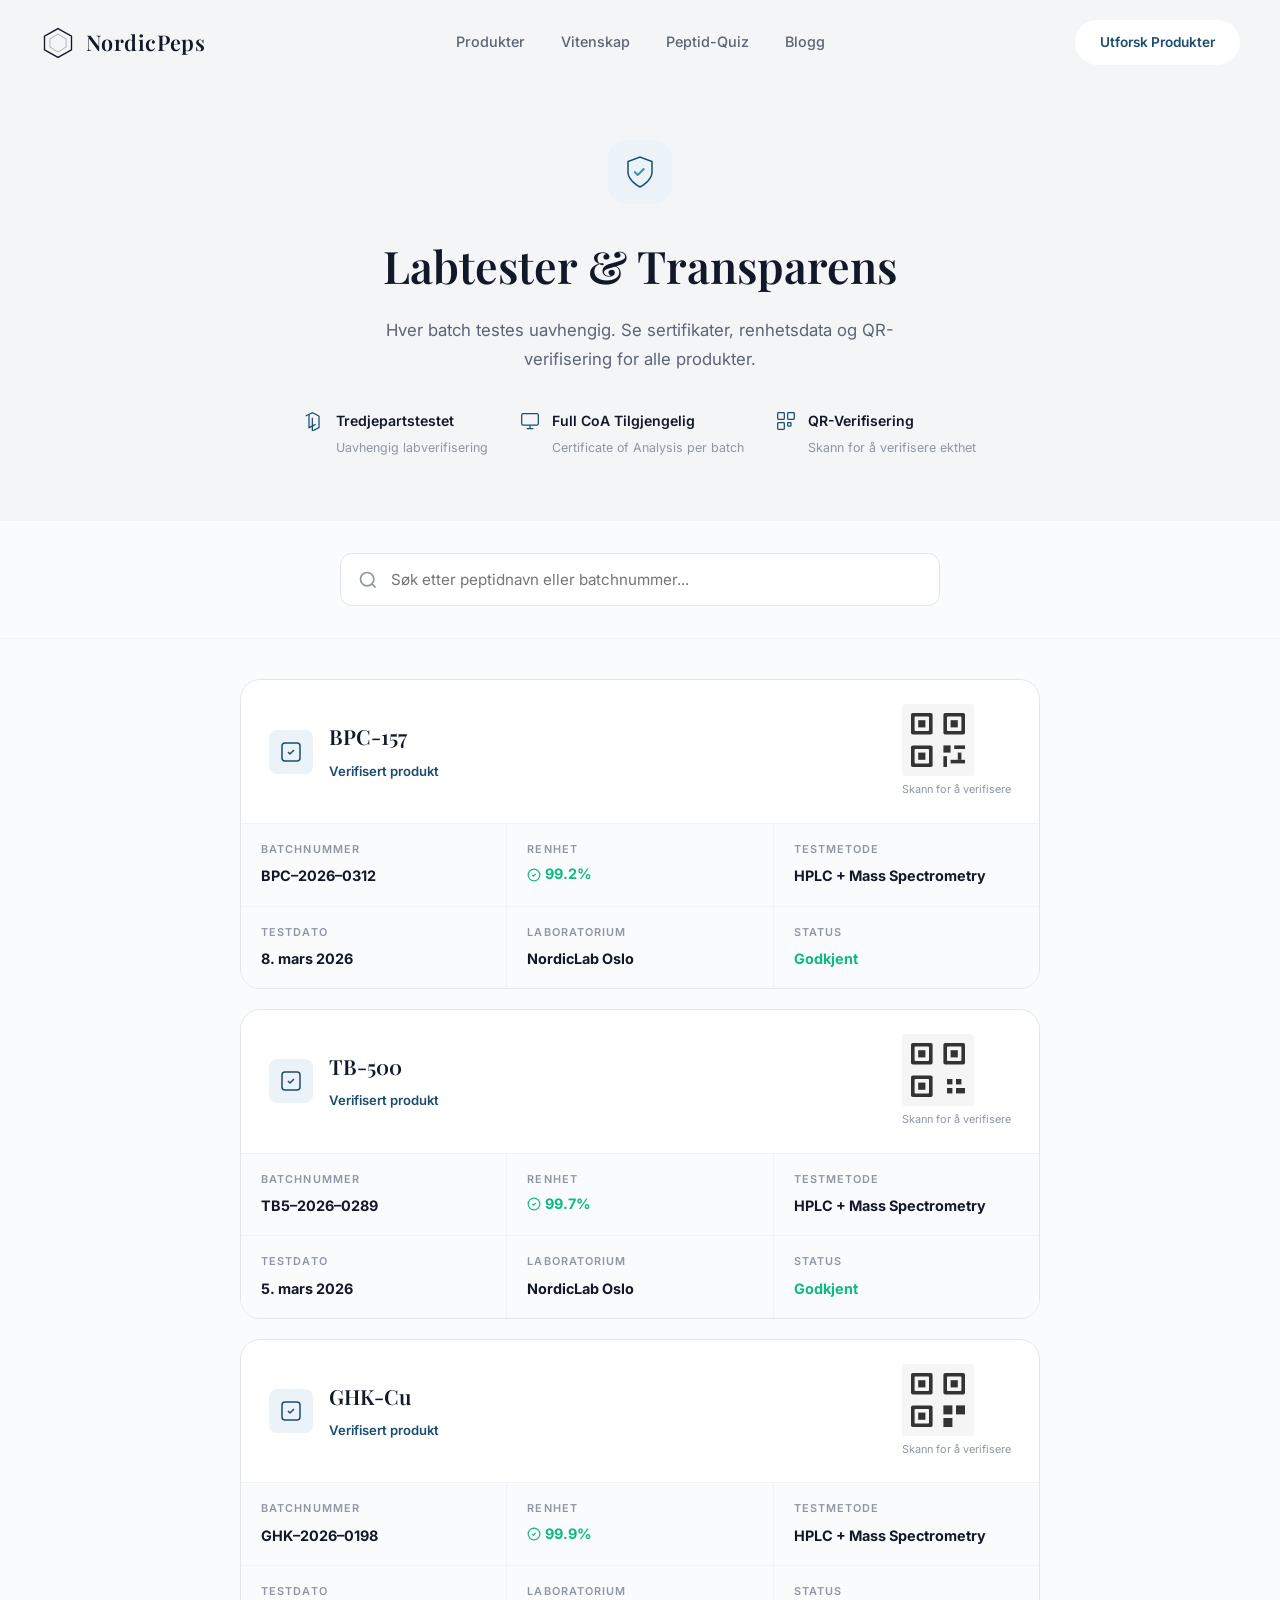
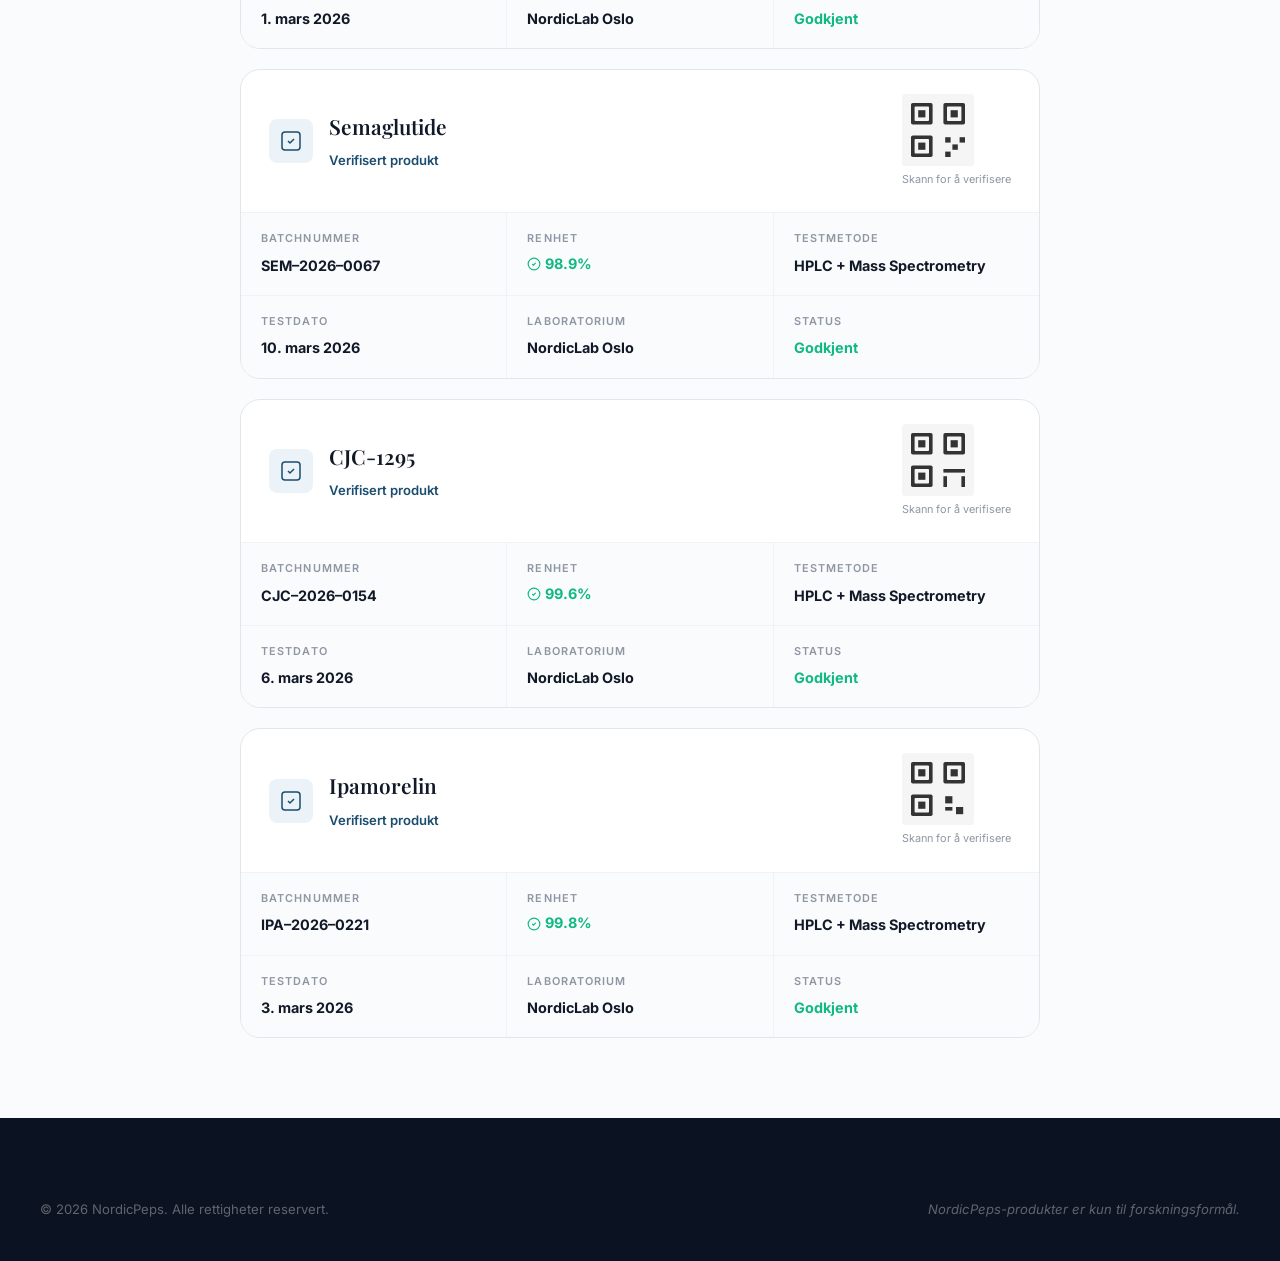
<file: labtester.html>
<!DOCTYPE html>
<html lang="no">
<head>
    <meta charset="UTF-8">
    <meta name="viewport" content="width=device-width, initial-scale=1.0">
    <title>Labtester & Transparens — NordicPeps</title>
    <meta name="description" content="Se laboratorieresultater, sertifikater og QR-verifisering for alle NordicPeps-produkter. Full transparens.">
    <link rel="preconnect" href="https://fonts.googleapis.com">
    <link rel="preconnect" href="https://fonts.gstatic.com" crossorigin>
    <link href="https://fonts.googleapis.com/css2?family=Inter:wght@300;400;500;600;700&family=Playfair+Display:ital,wght@0,400;0,500;0,600;0,700;1,400;1,500&display=swap" rel="stylesheet">
    <link rel="stylesheet" href="styles.css">
    <link rel="stylesheet" href="labtester.css">
</head>
<body>

    <!-- Nav -->
    <nav class="nav scrolled" id="nav">
        <div class="nav-container">
            <a href="index.html" class="nav-logo" style="color: var(--color-text)">
                <svg class="nav-logo-icon" viewBox="0 0 40 40" fill="none">
                    <path d="M20 4L35 12.5V27.5L20 36L5 27.5V12.5L20 4Z" stroke="currentColor" stroke-width="1.5"/>
                    <path d="M20 10L29 15.5V24.5L20 30L11 24.5V15.5L20 10Z" stroke="currentColor" stroke-width="0.8" opacity="0.4"/>
                </svg>
                <span>NordicPeps</span>
            </a>
            <div class="nav-links" id="navLinks">
                <a href="index.html#produkter" class="nav-link" style="color:var(--color-text-secondary)">Produkter</a>
                <a href="index.html#vitenskap" class="nav-link" style="color:var(--color-text-secondary)">Vitenskap</a>
                <a href="quiz.html" class="nav-link" style="color:var(--color-text-secondary)">Peptid-Quiz</a>
                <a href="index.html#blogg" class="nav-link" style="color:var(--color-text-secondary)">Blogg</a>
            </div>
            <div class="nav-actions">
                <a href="index.html#produkter" class="nav-cta">Utforsk Produkter</a>
                <button class="nav-menu-btn" id="navMenuBtn" aria-label="Meny">
                    <span style="background:var(--color-text)"></span><span style="background:var(--color-text)"></span><span style="background:var(--color-text)"></span>
                </button>
            </div>
        </div>
    </nav>

    <div class="mobile-menu" id="mobileMenu">
        <div class="mobile-menu-inner">
            <a href="index.html#produkter" class="mobile-menu-link">Produkter</a>
            <a href="quiz.html" class="mobile-menu-link">Peptid-Quiz</a>
            <a href="index.html#blogg" class="mobile-menu-link">Blogg</a>
            <a href="index.html#kontakt" class="mobile-menu-link">Kontakt</a>
        </div>
    </div>

    <!-- Hero -->
    <header class="lab-hero">
        <div class="container">
            <div class="lab-hero-icon">
                <svg viewBox="0 0 48 48" fill="none">
                    <path d="M24 44s16-8 16-20V10l-16-6-16 6v14c0 12 16 20 16 20z" stroke="currentColor" stroke-width="2"/>
                    <path d="M17 24l4 4 8-8" stroke="var(--color-accent)" stroke-width="2.5" stroke-linecap="round" stroke-linejoin="round"/>
                </svg>
            </div>
            <h1>Labtester &amp; Transparens</h1>
            <p>Hver batch testes uavhengig. Se sertifikater, renhetsdata og QR-verifisering for alle produkter.</p>
            <div class="lab-trust-badges">
                <div class="lab-trust-badge">
                    <svg width="20" height="20" viewBox="0 0 24 24" fill="none" stroke="currentColor" stroke-width="1.5"><path d="M18 6v14l-8 4V8M6 4v16l8-4"/><path d="M18 6L10 2 2 6"/></svg>
                    <div>
                        <strong>Tredjepartstestet</strong>
                        <span>Uavhengig labverifisering</span>
                    </div>
                </div>
                <div class="lab-trust-badge">
                    <svg width="20" height="20" viewBox="0 0 24 24" fill="none" stroke="currentColor" stroke-width="1.5"><rect x="2" y="3" width="20" height="14" rx="2"/><path d="M8 21h8M12 17v4"/></svg>
                    <div>
                        <strong>Full CoA Tilgjengelig</strong>
                        <span>Certificate of Analysis per batch</span>
                    </div>
                </div>
                <div class="lab-trust-badge">
                    <svg width="20" height="20" viewBox="0 0 24 24" fill="none" stroke="currentColor" stroke-width="1.5">
                        <rect x="2" y="2" width="8" height="8" rx="1"/><rect x="14" y="2" width="8" height="8" rx="1"/><rect x="2" y="14" width="8" height="8" rx="1"/><rect x="14" y="14" width="4" height="4" rx="0.5"/>
                    </svg>
                    <div>
                        <strong>QR-Verifisering</strong>
                        <span>Skann for å verifisere ekthet</span>
                    </div>
                </div>
            </div>
        </div>
    </header>

    <!-- Search -->
    <section class="lab-search-section">
        <div class="container">
            <div class="lab-search-wrap">
                <svg class="lab-search-icon" width="20" height="20" viewBox="0 0 24 24" fill="none" stroke="currentColor" stroke-width="2"><circle cx="11" cy="11" r="8"/><path d="M21 21l-4.35-4.35"/></svg>
                <input type="text" class="lab-search-input" id="labSearch" placeholder="Søk etter peptidnavn eller batchnummer...">
            </div>
        </div>
    </section>

    <!-- Products List -->
    <main class="lab-products">
        <div class="container">
            <div class="lab-product-list" id="labProductList">

                <!-- BPC-157 -->
                <div class="lab-product-card" data-name="bpc-157 bpc157" data-batch="BPC-2026-0312">
                    <div class="lab-product-main">
                        <div class="lab-product-info">
                            <div class="lab-product-icon">
                                <svg viewBox="0 0 24 24" fill="none" stroke="currentColor" stroke-width="1.5"><rect x="3" y="3" width="18" height="18" rx="3"/><path d="M9 12l2 2 4-4"/></svg>
                            </div>
                            <div>
                                <h3>BPC-157</h3>
                                <span class="lab-product-status">Verifisert produkt</span>
                            </div>
                        </div>
                        <div class="lab-product-qr">
                            <div class="qr-placeholder">
                                <svg viewBox="0 0 80 80" fill="none">
                                    <rect width="80" height="80" rx="4" fill="#f5f5f5"/>
                                    <rect x="10" y="10" width="24" height="24" rx="2" fill="#333"/>
                                    <rect x="46" y="10" width="24" height="24" rx="2" fill="#333"/>
                                    <rect x="10" y="46" width="24" height="24" rx="2" fill="#333"/>
                                    <rect x="14" y="14" width="16" height="16" rx="1" fill="#f5f5f5"/>
                                    <rect x="50" y="14" width="16" height="16" rx="1" fill="#f5f5f5"/>
                                    <rect x="14" y="50" width="16" height="16" rx="1" fill="#f5f5f5"/>
                                    <rect x="18" y="18" width="8" height="8" fill="#333"/>
                                    <rect x="54" y="18" width="8" height="8" fill="#333"/>
                                    <rect x="18" y="54" width="8" height="8" fill="#333"/>
                                    <rect x="46" y="46" width="8" height="8" fill="#333"/>
                                    <rect x="58" y="46" width="12" height="4" fill="#333"/>
                                    <rect x="46" y="58" width="4" height="12" fill="#333"/>
                                    <rect x="54" y="62" width="16" height="4" fill="#333"/>
                                    <rect x="62" y="54" width="4" height="8" fill="#333"/>
                                </svg>
                            </div>
                            <span class="qr-label">Skann for å verifisere</span>
                        </div>
                    </div>
                    <div class="lab-product-details">
                        <div class="lab-detail">
                            <span class="lab-detail-label">Batchnummer</span>
                            <strong>BPC–2026–0312</strong>
                        </div>
                        <div class="lab-detail">
                            <span class="lab-detail-label">Renhet</span>
                            <strong class="lab-purity">
                                <svg width="14" height="14" viewBox="0 0 24 24" fill="none" stroke="currentColor" stroke-width="2"><path d="M9 12l2 2 4-4"/><circle cx="12" cy="12" r="10"/></svg>
                                99.2%
                            </strong>
                        </div>
                        <div class="lab-detail">
                            <span class="lab-detail-label">Testmetode</span>
                            <strong>HPLC + Mass Spectrometry</strong>
                        </div>
                        <div class="lab-detail">
                            <span class="lab-detail-label">Testdato</span>
                            <strong>8. mars 2026</strong>
                        </div>
                        <div class="lab-detail">
                            <span class="lab-detail-label">Laboratorium</span>
                            <strong>NordicLab Oslo</strong>
                        </div>
                        <div class="lab-detail">
                            <span class="lab-detail-label">Status</span>
                            <strong class="lab-status-pass">Godkjent</strong>
                        </div>
                    </div>
                </div>

                <!-- TB-500 -->
                <div class="lab-product-card" data-name="tb-500 tb500" data-batch="TB5-2026-0289">
                    <div class="lab-product-main">
                        <div class="lab-product-info">
                            <div class="lab-product-icon">
                                <svg viewBox="0 0 24 24" fill="none" stroke="currentColor" stroke-width="1.5"><rect x="3" y="3" width="18" height="18" rx="3"/><path d="M9 12l2 2 4-4"/></svg>
                            </div>
                            <div>
                                <h3>TB-500</h3>
                                <span class="lab-product-status">Verifisert produkt</span>
                            </div>
                        </div>
                        <div class="lab-product-qr">
                            <div class="qr-placeholder">
                                <svg viewBox="0 0 80 80" fill="none"><rect width="80" height="80" rx="4" fill="#f5f5f5"/><rect x="10" y="10" width="24" height="24" rx="2" fill="#333"/><rect x="46" y="10" width="24" height="24" rx="2" fill="#333"/><rect x="10" y="46" width="24" height="24" rx="2" fill="#333"/><rect x="14" y="14" width="16" height="16" rx="1" fill="#f5f5f5"/><rect x="50" y="14" width="16" height="16" rx="1" fill="#f5f5f5"/><rect x="14" y="50" width="16" height="16" rx="1" fill="#f5f5f5"/><rect x="18" y="18" width="8" height="8" fill="#333"/><rect x="54" y="18" width="8" height="8" fill="#333"/><rect x="18" y="54" width="8" height="8" fill="#333"/><rect x="50" y="50" width="6" height="6" fill="#333"/><rect x="60" y="50" width="6" height="6" fill="#333"/><rect x="50" y="60" width="6" height="6" fill="#333"/><rect x="60" y="60" width="10" height="6" fill="#333"/></svg>
                            </div>
                            <span class="qr-label">Skann for å verifisere</span>
                        </div>
                    </div>
                    <div class="lab-product-details">
                        <div class="lab-detail"><span class="lab-detail-label">Batchnummer</span><strong>TB5–2026–0289</strong></div>
                        <div class="lab-detail"><span class="lab-detail-label">Renhet</span><strong class="lab-purity"><svg width="14" height="14" viewBox="0 0 24 24" fill="none" stroke="currentColor" stroke-width="2"><path d="M9 12l2 2 4-4"/><circle cx="12" cy="12" r="10"/></svg>99.7%</strong></div>
                        <div class="lab-detail"><span class="lab-detail-label">Testmetode</span><strong>HPLC + Mass Spectrometry</strong></div>
                        <div class="lab-detail"><span class="lab-detail-label">Testdato</span><strong>5. mars 2026</strong></div>
                        <div class="lab-detail"><span class="lab-detail-label">Laboratorium</span><strong>NordicLab Oslo</strong></div>
                        <div class="lab-detail"><span class="lab-detail-label">Status</span><strong class="lab-status-pass">Godkjent</strong></div>
                    </div>
                </div>

                <!-- GHK-Cu -->
                <div class="lab-product-card" data-name="ghk-cu ghkcu" data-batch="GHK-2026-0198">
                    <div class="lab-product-main">
                        <div class="lab-product-info">
                            <div class="lab-product-icon">
                                <svg viewBox="0 0 24 24" fill="none" stroke="currentColor" stroke-width="1.5"><rect x="3" y="3" width="18" height="18" rx="3"/><path d="M9 12l2 2 4-4"/></svg>
                            </div>
                            <div>
                                <h3>GHK-Cu</h3>
                                <span class="lab-product-status">Verifisert produkt</span>
                            </div>
                        </div>
                        <div class="lab-product-qr">
                            <div class="qr-placeholder">
                                <svg viewBox="0 0 80 80" fill="none"><rect width="80" height="80" rx="4" fill="#f5f5f5"/><rect x="10" y="10" width="24" height="24" rx="2" fill="#333"/><rect x="46" y="10" width="24" height="24" rx="2" fill="#333"/><rect x="10" y="46" width="24" height="24" rx="2" fill="#333"/><rect x="14" y="14" width="16" height="16" rx="1" fill="#f5f5f5"/><rect x="50" y="14" width="16" height="16" rx="1" fill="#f5f5f5"/><rect x="14" y="50" width="16" height="16" rx="1" fill="#f5f5f5"/><rect x="18" y="18" width="8" height="8" fill="#333"/><rect x="54" y="18" width="8" height="8" fill="#333"/><rect x="18" y="54" width="8" height="8" fill="#333"/><rect x="46" y="46" width="10" height="10" fill="#333"/><rect x="60" y="46" width="10" height="10" fill="#333"/><rect x="46" y="60" width="10" height="10" fill="#333"/></svg>
                            </div>
                            <span class="qr-label">Skann for å verifisere</span>
                        </div>
                    </div>
                    <div class="lab-product-details">
                        <div class="lab-detail"><span class="lab-detail-label">Batchnummer</span><strong>GHK–2026–0198</strong></div>
                        <div class="lab-detail"><span class="lab-detail-label">Renhet</span><strong class="lab-purity"><svg width="14" height="14" viewBox="0 0 24 24" fill="none" stroke="currentColor" stroke-width="2"><path d="M9 12l2 2 4-4"/><circle cx="12" cy="12" r="10"/></svg>99.9%</strong></div>
                        <div class="lab-detail"><span class="lab-detail-label">Testmetode</span><strong>HPLC + Mass Spectrometry</strong></div>
                        <div class="lab-detail"><span class="lab-detail-label">Testdato</span><strong>1. mars 2026</strong></div>
                        <div class="lab-detail"><span class="lab-detail-label">Laboratorium</span><strong>NordicLab Oslo</strong></div>
                        <div class="lab-detail"><span class="lab-detail-label">Status</span><strong class="lab-status-pass">Godkjent</strong></div>
                    </div>
                </div>

                <!-- Semaglutide -->
                <div class="lab-product-card" data-name="semaglutide" data-batch="SEM-2026-0067">
                    <div class="lab-product-main">
                        <div class="lab-product-info">
                            <div class="lab-product-icon">
                                <svg viewBox="0 0 24 24" fill="none" stroke="currentColor" stroke-width="1.5"><rect x="3" y="3" width="18" height="18" rx="3"/><path d="M9 12l2 2 4-4"/></svg>
                            </div>
                            <div>
                                <h3>Semaglutide</h3>
                                <span class="lab-product-status">Verifisert produkt</span>
                            </div>
                        </div>
                        <div class="lab-product-qr">
                            <div class="qr-placeholder">
                                <svg viewBox="0 0 80 80" fill="none"><rect width="80" height="80" rx="4" fill="#f5f5f5"/><rect x="10" y="10" width="24" height="24" rx="2" fill="#333"/><rect x="46" y="10" width="24" height="24" rx="2" fill="#333"/><rect x="10" y="46" width="24" height="24" rx="2" fill="#333"/><rect x="14" y="14" width="16" height="16" rx="1" fill="#f5f5f5"/><rect x="50" y="14" width="16" height="16" rx="1" fill="#f5f5f5"/><rect x="14" y="50" width="16" height="16" rx="1" fill="#f5f5f5"/><rect x="18" y="18" width="8" height="8" fill="#333"/><rect x="54" y="18" width="8" height="8" fill="#333"/><rect x="18" y="54" width="8" height="8" fill="#333"/><rect x="48" y="48" width="6" height="6" fill="#333"/><rect x="56" y="56" width="6" height="6" fill="#333"/><rect x="64" y="48" width="6" height="6" fill="#333"/><rect x="48" y="64" width="6" height="6" fill="#333"/></svg>
                            </div>
                            <span class="qr-label">Skann for å verifisere</span>
                        </div>
                    </div>
                    <div class="lab-product-details">
                        <div class="lab-detail"><span class="lab-detail-label">Batchnummer</span><strong>SEM–2026–0067</strong></div>
                        <div class="lab-detail"><span class="lab-detail-label">Renhet</span><strong class="lab-purity"><svg width="14" height="14" viewBox="0 0 24 24" fill="none" stroke="currentColor" stroke-width="2"><path d="M9 12l2 2 4-4"/><circle cx="12" cy="12" r="10"/></svg>98.9%</strong></div>
                        <div class="lab-detail"><span class="lab-detail-label">Testmetode</span><strong>HPLC + Mass Spectrometry</strong></div>
                        <div class="lab-detail"><span class="lab-detail-label">Testdato</span><strong>10. mars 2026</strong></div>
                        <div class="lab-detail"><span class="lab-detail-label">Laboratorium</span><strong>NordicLab Oslo</strong></div>
                        <div class="lab-detail"><span class="lab-detail-label">Status</span><strong class="lab-status-pass">Godkjent</strong></div>
                    </div>
                </div>

                <!-- CJC-1295 -->
                <div class="lab-product-card" data-name="cjc-1295 cjc1295" data-batch="CJC-2026-0154">
                    <div class="lab-product-main">
                        <div class="lab-product-info">
                            <div class="lab-product-icon">
                                <svg viewBox="0 0 24 24" fill="none" stroke="currentColor" stroke-width="1.5"><rect x="3" y="3" width="18" height="18" rx="3"/><path d="M9 12l2 2 4-4"/></svg>
                            </div>
                            <div>
                                <h3>CJC-1295</h3>
                                <span class="lab-product-status">Verifisert produkt</span>
                            </div>
                        </div>
                        <div class="lab-product-qr">
                            <div class="qr-placeholder">
                                <svg viewBox="0 0 80 80" fill="none"><rect width="80" height="80" rx="4" fill="#f5f5f5"/><rect x="10" y="10" width="24" height="24" rx="2" fill="#333"/><rect x="46" y="10" width="24" height="24" rx="2" fill="#333"/><rect x="10" y="46" width="24" height="24" rx="2" fill="#333"/><rect x="14" y="14" width="16" height="16" rx="1" fill="#f5f5f5"/><rect x="50" y="14" width="16" height="16" rx="1" fill="#f5f5f5"/><rect x="14" y="50" width="16" height="16" rx="1" fill="#f5f5f5"/><rect x="18" y="18" width="8" height="8" fill="#333"/><rect x="54" y="18" width="8" height="8" fill="#333"/><rect x="18" y="54" width="8" height="8" fill="#333"/><rect x="46" y="50" width="24" height="4" fill="#333"/><rect x="46" y="58" width="4" height="12" fill="#333"/><rect x="66" y="58" width="4" height="12" fill="#333"/></svg>
                            </div>
                            <span class="qr-label">Skann for å verifisere</span>
                        </div>
                    </div>
                    <div class="lab-product-details">
                        <div class="lab-detail"><span class="lab-detail-label">Batchnummer</span><strong>CJC–2026–0154</strong></div>
                        <div class="lab-detail"><span class="lab-detail-label">Renhet</span><strong class="lab-purity"><svg width="14" height="14" viewBox="0 0 24 24" fill="none" stroke="currentColor" stroke-width="2"><path d="M9 12l2 2 4-4"/><circle cx="12" cy="12" r="10"/></svg>99.6%</strong></div>
                        <div class="lab-detail"><span class="lab-detail-label">Testmetode</span><strong>HPLC + Mass Spectrometry</strong></div>
                        <div class="lab-detail"><span class="lab-detail-label">Testdato</span><strong>6. mars 2026</strong></div>
                        <div class="lab-detail"><span class="lab-detail-label">Laboratorium</span><strong>NordicLab Oslo</strong></div>
                        <div class="lab-detail"><span class="lab-detail-label">Status</span><strong class="lab-status-pass">Godkjent</strong></div>
                    </div>
                </div>

                <!-- Ipamorelin -->
                <div class="lab-product-card" data-name="ipamorelin" data-batch="IPA-2026-0221">
                    <div class="lab-product-main">
                        <div class="lab-product-info">
                            <div class="lab-product-icon">
                                <svg viewBox="0 0 24 24" fill="none" stroke="currentColor" stroke-width="1.5"><rect x="3" y="3" width="18" height="18" rx="3"/><path d="M9 12l2 2 4-4"/></svg>
                            </div>
                            <div>
                                <h3>Ipamorelin</h3>
                                <span class="lab-product-status">Verifisert produkt</span>
                            </div>
                        </div>
                        <div class="lab-product-qr">
                            <div class="qr-placeholder">
                                <svg viewBox="0 0 80 80" fill="none"><rect width="80" height="80" rx="4" fill="#f5f5f5"/><rect x="10" y="10" width="24" height="24" rx="2" fill="#333"/><rect x="46" y="10" width="24" height="24" rx="2" fill="#333"/><rect x="10" y="46" width="24" height="24" rx="2" fill="#333"/><rect x="14" y="14" width="16" height="16" rx="1" fill="#f5f5f5"/><rect x="50" y="14" width="16" height="16" rx="1" fill="#f5f5f5"/><rect x="14" y="50" width="16" height="16" rx="1" fill="#f5f5f5"/><rect x="18" y="18" width="8" height="8" fill="#333"/><rect x="54" y="18" width="8" height="8" fill="#333"/><rect x="18" y="54" width="8" height="8" fill="#333"/><rect x="48" y="48" width="8" height="8" fill="#333"/><rect x="60" y="60" width="8" height="8" fill="#333"/><rect x="48" y="60" width="8" height="4" fill="#333"/></svg>
                            </div>
                            <span class="qr-label">Skann for å verifisere</span>
                        </div>
                    </div>
                    <div class="lab-product-details">
                        <div class="lab-detail"><span class="lab-detail-label">Batchnummer</span><strong>IPA–2026–0221</strong></div>
                        <div class="lab-detail"><span class="lab-detail-label">Renhet</span><strong class="lab-purity"><svg width="14" height="14" viewBox="0 0 24 24" fill="none" stroke="currentColor" stroke-width="2"><path d="M9 12l2 2 4-4"/><circle cx="12" cy="12" r="10"/></svg>99.8%</strong></div>
                        <div class="lab-detail"><span class="lab-detail-label">Testmetode</span><strong>HPLC + Mass Spectrometry</strong></div>
                        <div class="lab-detail"><span class="lab-detail-label">Testdato</span><strong>3. mars 2026</strong></div>
                        <div class="lab-detail"><span class="lab-detail-label">Laboratorium</span><strong>NordicLab Oslo</strong></div>
                        <div class="lab-detail"><span class="lab-detail-label">Status</span><strong class="lab-status-pass">Godkjent</strong></div>
                    </div>
                </div>
            </div>
        </div>
    </main>

    <!-- Footer -->
    <footer class="footer">
        <div class="container">
            <div class="footer-bottom" style="border-top:none; padding-top:0;">
                <p>&copy; 2026 NordicPeps. Alle rettigheter reservert.</p>
                <p class="footer-disclaimer">NordicPeps-produkter er kun til forskningsformål.</p>
            </div>
        </div>
    </footer>

    <script src="script.js"></script>
    <script>
        const searchInput = document.getElementById('labSearch');
        const cards = document.querySelectorAll('.lab-product-card');
        searchInput.addEventListener('input', () => {
            const q = searchInput.value.toLowerCase();
            cards.forEach(card => {
                const name = card.dataset.name || '';
                const batch = (card.dataset.batch || '').toLowerCase();
                const match = name.includes(q) || batch.includes(q) || card.textContent.toLowerCase().includes(q);
                card.style.display = match ? '' : 'none';
            });
        });
    </script>
</body>
</html>
</file>
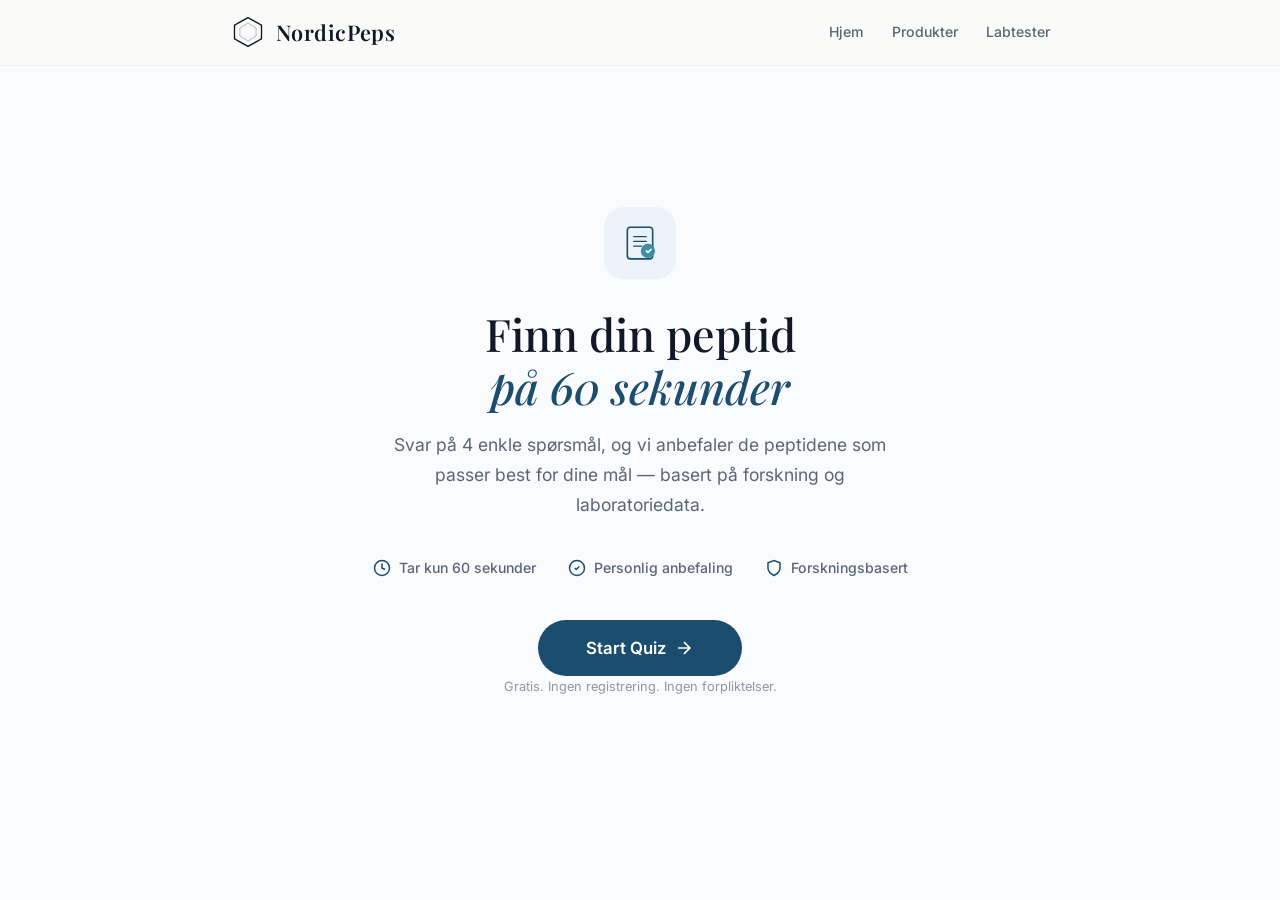
<file: quiz.html>
<!DOCTYPE html>
<html lang="no">
<head>
    <meta charset="UTF-8">
    <meta name="viewport" content="width=device-width, initial-scale=1.0">
    <title>Finn Riktig Peptid — NordicPeps Quiz</title>
    <meta name="description" content="Ta vår gratis quiz og finn ut hvilke peptider som passer best for dine mål. Personlig anbefaling på 60 sekunder.">
    <link rel="preconnect" href="https://fonts.googleapis.com">
    <link rel="preconnect" href="https://fonts.gstatic.com" crossorigin>
    <link href="https://fonts.googleapis.com/css2?family=Inter:wght@300;400;500;600;700&family=Playfair+Display:ital,wght@0,400;0,500;0,600;0,700;1,400;1,500&display=swap" rel="stylesheet">
    <link rel="stylesheet" href="styles.css">
    <link rel="stylesheet" href="quiz.css">
    <link rel="icon" type="image/svg+xml" href="data:image/svg+xml,<svg xmlns='http://www.w3.org/2000/svg' viewBox='0 0 32 32'><text y='28' font-size='28'>⬡</text></svg>">
</head>
<body class="quiz-page">

    <!-- Nav -->
    <nav class="quiz-nav">
        <div class="quiz-nav-inner">
            <a href="index.html" class="nav-logo" style="color: var(--color-text)">
                <svg class="nav-logo-icon" viewBox="0 0 40 40" fill="none">
                    <path d="M20 4L35 12.5V27.5L20 36L5 27.5V12.5L20 4Z" stroke="currentColor" stroke-width="1.5"/>
                    <path d="M20 10L29 15.5V24.5L20 30L11 24.5V15.5L20 10Z" stroke="currentColor" stroke-width="0.8" opacity="0.4"/>
                </svg>
                <span>NordicPeps</span>
            </a>
            <div class="quiz-nav-links">
                <a href="index.html">Hjem</a>
                <a href="index.html#produkter">Produkter</a>
                <a href="labtester.html">Labtester</a>
            </div>
        </div>
    </nav>

    <!-- Quiz Container -->
    <main class="quiz-main">
        <!-- Intro Screen -->
        <div class="quiz-screen quiz-intro active" id="quizIntro">
            <div class="quiz-intro-content">
                <div class="quiz-intro-icon">
                    <svg viewBox="0 0 48 48" fill="none">
                        <rect x="8" y="4" width="32" height="40" rx="4" stroke="currentColor" stroke-width="2"/>
                        <path d="M16 16h16M16 22h16M16 28h10" stroke="currentColor" stroke-width="1.5" stroke-linecap="round"/>
                        <circle cx="34" cy="34" r="8" fill="var(--color-accent)" stroke="var(--color-accent)" stroke-width="2"/>
                        <path d="M32 34l2 2 4-4" stroke="#fff" stroke-width="2" stroke-linecap="round" stroke-linejoin="round"/>
                    </svg>
                </div>
                <h1>Finn din peptid<br><em>på 60 sekunder</em></h1>
                <p>Svar på 4 enkle spørsmål, og vi anbefaler de peptidene som passer best for dine mål — basert på forskning og laboratoriedata.</p>
                <div class="quiz-intro-features">
                    <div class="quiz-intro-feat">
                        <svg width="18" height="18" viewBox="0 0 24 24" fill="none" stroke="currentColor" stroke-width="2"><circle cx="12" cy="12" r="10"/><path d="M12 6v6l4 2"/></svg>
                        <span>Tar kun 60 sekunder</span>
                    </div>
                    <div class="quiz-intro-feat">
                        <svg width="18" height="18" viewBox="0 0 24 24" fill="none" stroke="currentColor" stroke-width="2"><path d="M9 12l2 2 4-4"/><circle cx="12" cy="12" r="10"/></svg>
                        <span>Personlig anbefaling</span>
                    </div>
                    <div class="quiz-intro-feat">
                        <svg width="18" height="18" viewBox="0 0 24 24" fill="none" stroke="currentColor" stroke-width="2"><path d="M12 22s8-4 8-10V5l-8-3-8 3v7c0 6 8 10 8 10z"/></svg>
                        <span>Forskningsbasert</span>
                    </div>
                </div>
                <button class="btn btn-primary btn-lg quiz-start-btn" id="quizStartBtn">
                    <span>Start Quiz</span>
                    <svg width="20" height="20" viewBox="0 0 24 24" fill="none" stroke="currentColor" stroke-width="2"><path d="M5 12h14M12 5l7 7-7 7"/></svg>
                </button>
                <p class="quiz-intro-note">Gratis. Ingen registrering. Ingen forpliktelser.</p>
            </div>
        </div>

        <!-- Quiz Steps -->
        <div class="quiz-screen quiz-steps" id="quizSteps">
            <!-- Progress -->
            <div class="quiz-progress">
                <div class="quiz-progress-info">
                    <span class="quiz-progress-step" id="progressLabel">Spørsmål 1 av 4</span>
                    <span class="quiz-progress-pct" id="progressPct">25%</span>
                </div>
                <div class="quiz-progress-bar">
                    <div class="quiz-progress-fill" id="progressFill" style="width: 25%"></div>
                </div>
            </div>

            <!-- Step 1: Goal -->
            <div class="quiz-step active" data-step="1">
                <h2>Hva ønsker du å forbedre?</h2>
                <p class="quiz-step-desc">Velg ditt primære forskningsfokus.</p>
                <div class="quiz-options" data-name="goal">
                    <label class="quiz-option">
                        <input type="radio" name="goal" value="recovery">
                        <div class="quiz-option-inner">
                            <div class="quiz-option-icon">
                                <svg viewBox="0 0 32 32" fill="none" stroke="currentColor" stroke-width="1.5"><path d="M16 6C16 6 6 12 6 20a10 10 0 0020 0c0-8-10-14-10-14z"/><path d="M16 14v6M13 17h6"/></svg>
                            </div>
                            <div class="quiz-option-text">
                                <strong>Recovery &amp; Skadehelbredelse</strong>
                                <span>Muskler, sener, ledd</span>
                            </div>
                            <div class="quiz-option-check">
                                <svg viewBox="0 0 24 24" fill="none"><circle cx="12" cy="12" r="10" stroke="currentColor" stroke-width="1.5"/></svg>
                            </div>
                        </div>
                    </label>
                    <label class="quiz-option">
                        <input type="radio" name="goal" value="fatLoss">
                        <div class="quiz-option-inner">
                            <div class="quiz-option-icon">
                                <svg viewBox="0 0 32 32" fill="none" stroke="currentColor" stroke-width="1.5"><path d="M16 4a4 4 0 100 8 4 4 0 000-8zM8 28V18a8 8 0 0116 0v10"/><path d="M12 22l4-4 4 4"/></svg>
                            </div>
                            <div class="quiz-option-text">
                                <strong>Fettforbrenning &amp; Metabolisme</strong>
                                <span>Vektkontroll, appetitt</span>
                            </div>
                            <div class="quiz-option-check">
                                <svg viewBox="0 0 24 24" fill="none"><circle cx="12" cy="12" r="10" stroke="currentColor" stroke-width="1.5"/></svg>
                            </div>
                        </div>
                    </label>
                    <label class="quiz-option">
                        <input type="radio" name="goal" value="muscle">
                        <div class="quiz-option-inner">
                            <div class="quiz-option-icon">
                                <svg viewBox="0 0 32 32" fill="none" stroke="currentColor" stroke-width="1.5"><path d="M6 16h4l2-4 4 8 4-8 2 4h4"/><rect x="4" y="12" width="24" height="8" rx="2"/></svg>
                            </div>
                            <div class="quiz-option-text">
                                <strong>Muskelbygging &amp; Ytelse</strong>
                                <span>Styrke, restitusjon, vekst</span>
                            </div>
                            <div class="quiz-option-check">
                                <svg viewBox="0 0 24 24" fill="none"><circle cx="12" cy="12" r="10" stroke="currentColor" stroke-width="1.5"/></svg>
                            </div>
                        </div>
                    </label>
                    <label class="quiz-option">
                        <input type="radio" name="goal" value="sleep">
                        <div class="quiz-option-inner">
                            <div class="quiz-option-icon">
                                <svg viewBox="0 0 32 32" fill="none" stroke="currentColor" stroke-width="1.5"><path d="M26 16A10 10 0 1116 6a8 8 0 0010 10z"/></svg>
                            </div>
                            <div class="quiz-option-text">
                                <strong>Søvn &amp; Restitusjon</strong>
                                <span>Søvnkvalitet, hvile, hormonbalanse</span>
                            </div>
                            <div class="quiz-option-check">
                                <svg viewBox="0 0 24 24" fill="none"><circle cx="12" cy="12" r="10" stroke="currentColor" stroke-width="1.5"/></svg>
                            </div>
                        </div>
                    </label>
                    <label class="quiz-option">
                        <input type="radio" name="goal" value="skin">
                        <div class="quiz-option-inner">
                            <div class="quiz-option-icon">
                                <svg viewBox="0 0 32 32" fill="none" stroke="currentColor" stroke-width="1.5"><path d="M16 4l2 6h6l-5 4 2 6-5-4-5 4 2-6-5-4h6l2-6z"/></svg>
                            </div>
                            <div class="quiz-option-text">
                                <strong>Hud &amp; Anti-Aging</strong>
                                <span>Kollagen, hudfornyelse, aldring</span>
                            </div>
                            <div class="quiz-option-check">
                                <svg viewBox="0 0 24 24" fill="none"><circle cx="12" cy="12" r="10" stroke="currentColor" stroke-width="1.5"/></svg>
                            </div>
                        </div>
                    </label>
                </div>
            </div>

            <!-- Step 2: Activity Level -->
            <div class="quiz-step" data-step="2">
                <h2>Hvor aktiv er du?</h2>
                <p class="quiz-step-desc">Dette hjelper oss å tilpasse anbefalingene til din livsstil.</p>
                <div class="quiz-options" data-name="activity">
                    <label class="quiz-option">
                        <input type="radio" name="activity" value="sedentary">
                        <div class="quiz-option-inner">
                            <div class="quiz-option-icon">
                                <svg viewBox="0 0 32 32" fill="none" stroke="currentColor" stroke-width="1.5"><rect x="6" y="14" width="20" height="12" rx="2"/><path d="M12 14V10a4 4 0 018 0v4"/></svg>
                            </div>
                            <div class="quiz-option-text">
                                <strong>Stillesittende</strong>
                                <span>Lite til moderat daglig aktivitet</span>
                            </div>
                            <div class="quiz-option-check">
                                <svg viewBox="0 0 24 24" fill="none"><circle cx="12" cy="12" r="10" stroke="currentColor" stroke-width="1.5"/></svg>
                            </div>
                        </div>
                    </label>
                    <label class="quiz-option">
                        <input type="radio" name="activity" value="moderate">
                        <div class="quiz-option-inner">
                            <div class="quiz-option-icon">
                                <svg viewBox="0 0 32 32" fill="none" stroke="currentColor" stroke-width="1.5"><path d="M16 4a4 4 0 100 8 4 4 0 000-8z"/><path d="M10 28l3-10 3 3 3-3 3 10"/></svg>
                            </div>
                            <div class="quiz-option-text">
                                <strong>Moderat Trening</strong>
                                <span>Trener 2-4 ganger i uken</span>
                            </div>
                            <div class="quiz-option-check">
                                <svg viewBox="0 0 24 24" fill="none"><circle cx="12" cy="12" r="10" stroke="currentColor" stroke-width="1.5"/></svg>
                            </div>
                        </div>
                    </label>
                    <label class="quiz-option">
                        <input type="radio" name="activity" value="intense">
                        <div class="quiz-option-inner">
                            <div class="quiz-option-icon">
                                <svg viewBox="0 0 32 32" fill="none" stroke="currentColor" stroke-width="1.5"><path d="M16 4l4 8h-8l4-8z"/><path d="M8 16h16l-4 12H12L8 16z"/></svg>
                            </div>
                            <div class="quiz-option-text">
                                <strong>Intens Trening</strong>
                                <span>Daglig trening eller toppidrett</span>
                            </div>
                            <div class="quiz-option-check">
                                <svg viewBox="0 0 24 24" fill="none"><circle cx="12" cy="12" r="10" stroke="currentColor" stroke-width="1.5"/></svg>
                            </div>
                        </div>
                    </label>
                </div>
            </div>

            <!-- Step 3: Age Range -->
            <div class="quiz-step" data-step="3">
                <h2>Din aldersgruppe</h2>
                <p class="quiz-step-desc">Forskjellige peptider kan være mer relevante for ulike aldersgrupper.</p>
                <div class="quiz-options" data-name="age">
                    <label class="quiz-option">
                        <input type="radio" name="age" value="18-30">
                        <div class="quiz-option-inner">
                            <div class="quiz-option-icon">
                                <svg viewBox="0 0 32 32" fill="none" stroke="currentColor" stroke-width="1.5"><circle cx="16" cy="10" r="6"/><path d="M6 28c0-6 4-10 10-10s10 4 10 10"/></svg>
                            </div>
                            <div class="quiz-option-text">
                                <strong>18 – 30</strong>
                            </div>
                            <div class="quiz-option-check">
                                <svg viewBox="0 0 24 24" fill="none"><circle cx="12" cy="12" r="10" stroke="currentColor" stroke-width="1.5"/></svg>
                            </div>
                        </div>
                    </label>
                    <label class="quiz-option">
                        <input type="radio" name="age" value="30-45">
                        <div class="quiz-option-inner">
                            <div class="quiz-option-icon">
                                <svg viewBox="0 0 32 32" fill="none" stroke="currentColor" stroke-width="1.5"><circle cx="16" cy="10" r="6"/><path d="M6 28c0-6 4-10 10-10s10 4 10 10"/><path d="M20 8l2-2"/></svg>
                            </div>
                            <div class="quiz-option-text">
                                <strong>30 – 45</strong>
                            </div>
                            <div class="quiz-option-check">
                                <svg viewBox="0 0 24 24" fill="none"><circle cx="12" cy="12" r="10" stroke="currentColor" stroke-width="1.5"/></svg>
                            </div>
                        </div>
                    </label>
                    <label class="quiz-option">
                        <input type="radio" name="age" value="45+">
                        <div class="quiz-option-inner">
                            <div class="quiz-option-icon">
                                <svg viewBox="0 0 32 32" fill="none" stroke="currentColor" stroke-width="1.5"><circle cx="16" cy="10" r="6"/><path d="M6 28c0-6 4-10 10-10s10 4 10 10"/><path d="M12 8h8"/></svg>
                            </div>
                            <div class="quiz-option-text">
                                <strong>45+</strong>
                            </div>
                            <div class="quiz-option-check">
                                <svg viewBox="0 0 24 24" fill="none"><circle cx="12" cy="12" r="10" stroke="currentColor" stroke-width="1.5"/></svg>
                            </div>
                        </div>
                    </label>
                </div>
            </div>

            <!-- Step 4: Timeframe -->
            <div class="quiz-step" data-step="4">
                <h2>Din tidshorisont</h2>
                <p class="quiz-step-desc">Hvor lenge planlegger du å følge et forskningsprotokoll?</p>
                <div class="quiz-options" data-name="timeframe">
                    <label class="quiz-option">
                        <input type="radio" name="timeframe" value="short">
                        <div class="quiz-option-inner">
                            <div class="quiz-option-icon">
                                <svg viewBox="0 0 32 32" fill="none" stroke="currentColor" stroke-width="1.5"><circle cx="16" cy="16" r="12"/><path d="M16 10v6l4 2"/></svg>
                            </div>
                            <div class="quiz-option-text">
                                <strong>Kortsiktig (4–8 uker)</strong>
                                <span>Rask effekt og evaluering</span>
                            </div>
                            <div class="quiz-option-check">
                                <svg viewBox="0 0 24 24" fill="none"><circle cx="12" cy="12" r="10" stroke="currentColor" stroke-width="1.5"/></svg>
                            </div>
                        </div>
                    </label>
                    <label class="quiz-option">
                        <input type="radio" name="timeframe" value="medium">
                        <div class="quiz-option-inner">
                            <div class="quiz-option-icon">
                                <svg viewBox="0 0 32 32" fill="none" stroke="currentColor" stroke-width="1.5"><rect x="4" y="6" width="24" height="20" rx="2"/><path d="M4 12h24"/><path d="M10 4v4M22 4v4"/></svg>
                            </div>
                            <div class="quiz-option-text">
                                <strong>Medium (2–4 måneder)</strong>
                                <span>Grundig protokoll med oppfølging</span>
                            </div>
                            <div class="quiz-option-check">
                                <svg viewBox="0 0 24 24" fill="none"><circle cx="12" cy="12" r="10" stroke="currentColor" stroke-width="1.5"/></svg>
                            </div>
                        </div>
                    </label>
                    <label class="quiz-option">
                        <input type="radio" name="timeframe" value="long">
                        <div class="quiz-option-inner">
                            <div class="quiz-option-icon">
                                <svg viewBox="0 0 32 32" fill="none" stroke="currentColor" stroke-width="1.5"><path d="M6 26V6l6 4 4-4 4 4 6-4v20l-6-4-4 4-4-4-6 4z"/></svg>
                            </div>
                            <div class="quiz-option-text">
                                <strong>Langsiktig Optimalisering</strong>
                                <span>Vedvarende støtte over tid</span>
                            </div>
                            <div class="quiz-option-check">
                                <svg viewBox="0 0 24 24" fill="none"><circle cx="12" cy="12" r="10" stroke="currentColor" stroke-width="1.5"/></svg>
                            </div>
                        </div>
                    </label>
                </div>
            </div>

            <!-- Navigation -->
            <div class="quiz-nav-buttons">
                <button class="quiz-back-btn" id="quizBackBtn">
                    <svg width="16" height="16" viewBox="0 0 24 24" fill="none" stroke="currentColor" stroke-width="2"><path d="M19 12H5M12 19l-7-7 7-7"/></svg>
                    <span>Tilbake</span>
                </button>
                <button class="btn btn-primary quiz-next-btn" id="quizNextBtn">
                    <span>Neste</span>
                    <svg width="16" height="16" viewBox="0 0 24 24" fill="none" stroke="currentColor" stroke-width="2"><path d="M5 12h14M12 5l7 7-7 7"/></svg>
                </button>
            </div>
        </div>

        <!-- Loading Screen -->
        <div class="quiz-screen quiz-loading" id="quizLoading">
            <div class="quiz-loading-content">
                <div class="quiz-loading-spinner">
                    <svg viewBox="0 0 60 60" fill="none">
                        <circle cx="30" cy="30" r="26" stroke="var(--color-border)" stroke-width="2"/>
                        <path d="M30 4a26 26 0 0126 26" stroke="var(--color-accent)" stroke-width="2.5" stroke-linecap="round"/>
                    </svg>
                </div>
                <h3>Analyserer dine svar...</h3>
                <p>Vi matcher dine mål med de best dokumenterte peptidene.</p>
                <div class="quiz-loading-steps">
                    <div class="loading-step" id="ls1">
                        <svg width="16" height="16" viewBox="0 0 24 24" fill="none" stroke="currentColor" stroke-width="2"><circle cx="12" cy="12" r="10"/></svg>
                        <span>Analyserer forskningsmål...</span>
                    </div>
                    <div class="loading-step" id="ls2">
                        <svg width="16" height="16" viewBox="0 0 24 24" fill="none" stroke="currentColor" stroke-width="2"><circle cx="12" cy="12" r="10"/></svg>
                        <span>Matcher med peptiddatabase...</span>
                    </div>
                    <div class="loading-step" id="ls3">
                        <svg width="16" height="16" viewBox="0 0 24 24" fill="none" stroke="currentColor" stroke-width="2"><circle cx="12" cy="12" r="10"/></svg>
                        <span>Genererer personlig anbefaling...</span>
                    </div>
                </div>
            </div>
        </div>

        <!-- Results Screen -->
        <div class="quiz-screen quiz-results" id="quizResults">
            <div class="quiz-results-content">
                <div class="quiz-results-header">
                    <div class="quiz-results-icon">
                        <svg viewBox="0 0 48 48" fill="none">
                            <rect x="8" y="4" width="32" height="40" rx="4" stroke="currentColor" stroke-width="2"/>
                            <path d="M18 20l4 4 8-8" stroke="var(--color-accent)" stroke-width="2.5" stroke-linecap="round" stroke-linejoin="round"/>
                        </svg>
                    </div>
                    <h2>Din Anbefaling</h2>
                    <p>Basert på dine svar har vi funnet de peptidene som best matcher dine forskningsmål.</p>
                </div>

                <!-- Primary Recommendation -->
                <div class="quiz-rec-card quiz-rec-primary" id="recPrimary">
                    <div class="quiz-rec-header">
                        <div class="quiz-rec-badge">Anbefalt for deg</div>
                        <div class="quiz-rec-title-row">
                            <div class="quiz-rec-icon-wrap">
                                <svg viewBox="0 0 32 32" fill="none" stroke="currentColor" stroke-width="1.5"><path d="M16 6C16 6 6 12 6 20a10 10 0 0020 0c0-8-10-14-10-14z"/></svg>
                            </div>
                            <div>
                                <h3 class="quiz-rec-name" id="recName">BPC-157</h3>
                                <p class="quiz-rec-subtitle" id="recSubtitle">Kroppens naturlige reparasjonspeptid for muskel-, sene- og leddheling.</p>
                            </div>
                        </div>
                    </div>

                    <div class="quiz-rec-details">
                        <div class="quiz-rec-detail">
                            <span class="quiz-rec-detail-label">Bruksområder</span>
                            <p class="quiz-rec-detail-value" id="recUseCases">Recovery og skadehelbredelse.</p>
                        </div>
                        <div class="quiz-rec-detail">
                            <span class="quiz-rec-detail-label">Forskningsdosering</span>
                            <p class="quiz-rec-detail-value" id="recDosage">250-500 mcg daglig, subkutant.</p>
                        </div>
                        <div class="quiz-rec-detail">
                            <span class="quiz-rec-detail-label">Syklus</span>
                            <p class="quiz-rec-detail-value" id="recCycle">4–8 uker</p>
                        </div>
                    </div>

                    <div class="quiz-rec-summary">
                        <span class="quiz-rec-summary-label">Forskningssammendrag</span>
                        <p id="recSummary">BPC-157 har vist svært lovende resultater i studier på vevsreparasjon, med signifikant forbedring i helbredelse av muskler, sener og ledd.</p>
                    </div>

                    <div class="quiz-rec-actions">
                        <a href="index.html#produkter" class="btn btn-primary">
                            <svg width="16" height="16" viewBox="0 0 24 24" fill="none" stroke="currentColor" stroke-width="2"><rect x="2" y="3" width="20" height="14" rx="2"/><path d="M8 21h8M12 17v4"/></svg>
                            <span>Se Produktdetaljer</span>
                        </a>
                        <a href="labtester.html" class="btn btn-ghost-dark">
                            <svg width="16" height="16" viewBox="0 0 24 24" fill="none" stroke="currentColor" stroke-width="2"><path d="M12 22s8-4 8-10V5l-8-3-8 3v7c0 6 8 10 8 10z"/></svg>
                            <span>Se Labtest</span>
                        </a>
                    </div>
                </div>

                <!-- Secondary Recommendation -->
                <div class="quiz-rec-card quiz-rec-secondary" id="recSecondary">
                    <div class="quiz-rec-header">
                        <div class="quiz-rec-badge badge-alt">Også anbefalt</div>
                        <div class="quiz-rec-title-row">
                            <div class="quiz-rec-icon-wrap icon-alt">
                                <svg viewBox="0 0 32 32" fill="none" stroke="currentColor" stroke-width="1.5"><circle cx="16" cy="16" r="12"/><path d="M16 10v12M10 16h12"/></svg>
                            </div>
                            <div>
                                <h3 class="quiz-rec-name" id="recName2">TB-500</h3>
                                <p class="quiz-rec-subtitle" id="recSubtitle2">Thymosin Beta-4 for cellemigrasjon og vevsgjenoppbygging.</p>
                            </div>
                        </div>
                    </div>
                    <div class="quiz-rec-details">
                        <div class="quiz-rec-detail">
                            <span class="quiz-rec-detail-label">Bruksområder</span>
                            <p class="quiz-rec-detail-value" id="recUseCases2">Vevsgjenoppbygging og cellefornyelse.</p>
                        </div>
                        <div class="quiz-rec-detail">
                            <span class="quiz-rec-detail-label">Syklus</span>
                            <p class="quiz-rec-detail-value" id="recCycle2">6–12 uker</p>
                        </div>
                    </div>
                    <div class="quiz-rec-actions">
                        <a href="index.html#produkter" class="btn btn-product">
                            <span>Les Mer</span>
                            <svg width="16" height="16" viewBox="0 0 24 24" fill="none" stroke="currentColor" stroke-width="2"><path d="M5 12h14M12 5l7 7-7 7"/></svg>
                        </a>
                    </div>
                </div>

                <!-- Disclaimer -->
                <div class="quiz-disclaimer">
                    <svg width="20" height="20" viewBox="0 0 24 24" fill="none" stroke="currentColor" stroke-width="2"><path d="M10.29 3.86L1.82 18a2 2 0 001.71 3h16.94a2 2 0 001.71-3L13.71 3.86a2 2 0 00-3.42 0z"/><line x1="12" y1="9" x2="12" y2="13"/><line x1="12" y1="17" x2="12.01" y2="17"/></svg>
                    <p><strong>Disclaimer:</strong> Kun til forsknings- og utdanningsformål. Disse anbefalingene er ikke medisinsk rådgivning. Peptider er ikke beregnet for menneskelig konsum. Konsulter alltid en kvalifisert helsepersonell.</p>
                </div>

                <!-- Retake -->
                <button class="quiz-retake-btn" id="quizRetakeBtn">
                    <svg width="16" height="16" viewBox="0 0 24 24" fill="none" stroke="currentColor" stroke-width="2"><path d="M1 4v6h6"/><path d="M3.51 15a9 9 0 102.13-9.36L1 10"/></svg>
                    <span>Ta Quizen På Nytt</span>
                </button>
            </div>
        </div>
    </main>

    <script src="quiz.js"></script>
</body>
</html>
</file>
<file: styles.css>
/* ========================================
   NordicPeps Design System
   Apple meets Mayo Clinic
   ======================================== */

:root {
    /* Colors — Nordic Clarity palette */
    --color-bg: #FAFBFC;
    --color-bg-warm: #F3F5F7;
    --color-bg-dark: #0B1221;
    --color-bg-card: #FFFFFF;
    
    --color-text: #111928;
    --color-text-secondary: #5B6578;
    --color-text-muted: #8E96A3;
    --color-text-inverse: #FFFFFF;
    
    --color-primary: #1B4D6E;
    --color-primary-light: #2B6F9E;
    --color-primary-dark: #0F3451;
    --color-primary-subtle: #EBF3F9;
    
    --color-accent: #3B8EA5;
    --color-accent-light: #4DA8C0;
    --color-accent-dark: #2D7088;
    
    --color-success: #10B981;
    --color-success-bg: #ECFDF5;
    
    --color-border: #E2E6EB;
    --color-border-light: #F0F2F5;
    
    /* Typography */
    --font-display: 'Playfair Display', Georgia, serif;
    --font-body: 'Inter', -apple-system, BlinkMacSystemFont, sans-serif;
    
    /* Spacing */
    --section-padding: clamp(80px, 10vw, 140px);
    --container-max: 1280px;
    --container-padding: clamp(20px, 5vw, 40px);
    
    /* Borders */
    --radius-sm: 8px;
    --radius-md: 12px;
    --radius-lg: 20px;
    --radius-xl: 28px;
    
    /* Shadows */
    --shadow-sm: 0 1px 3px rgba(0,0,0,0.04), 0 1px 2px rgba(0,0,0,0.06);
    --shadow-md: 0 4px 20px rgba(0,0,0,0.06), 0 1px 3px rgba(0,0,0,0.04);
    --shadow-lg: 0 10px 40px rgba(0,0,0,0.08), 0 4px 12px rgba(0,0,0,0.04);
    --shadow-xl: 0 20px 60px rgba(0,0,0,0.1), 0 8px 24px rgba(0,0,0,0.06);
    
    /* Transitions */
    --ease-out: cubic-bezier(0.25, 0.46, 0.45, 0.94);
    --ease-out-expo: cubic-bezier(0.19, 1, 0.22, 1);
    --ease-spring: cubic-bezier(0.34, 1.56, 0.64, 1);
}

/* ===== Reset ===== */
*, *::before, *::after { box-sizing: border-box; margin: 0; padding: 0; }

html {
    scroll-behavior: smooth;
    -webkit-font-smoothing: antialiased;
    -moz-osx-font-smoothing: grayscale;
}

body {
    font-family: var(--font-body);
    color: var(--color-text);
    background: var(--color-bg);
    line-height: 1.7;
    overflow-x: hidden;
}

img { max-width: 100%; height: auto; display: block; }
a { color: inherit; text-decoration: none; }
button { cursor: pointer; border: none; background: none; font-family: inherit; }

.container {
    max-width: var(--container-max);
    margin: 0 auto;
    padding: 0 var(--container-padding);
}

/* ===== Preloader ===== */
.preloader {
    position: fixed;
    inset: 0;
    z-index: 10000;
    background: var(--color-bg-dark);
    display: flex;
    align-items: center;
    justify-content: center;
    transition: opacity 0.6s var(--ease-out), visibility 0.6s;
}

.preloader.hidden {
    opacity: 0;
    visibility: hidden;
}

.preloader-inner {
    display: flex;
    flex-direction: column;
    align-items: center;
    gap: 20px;
}

.preloader-logo {
    width: 60px;
    height: 60px;
    color: rgba(255, 255, 255, 0.7);
    animation: preloaderPulse 1.5s ease-in-out infinite;
}

.preloader-text {
    font-family: var(--font-display);
    font-size: 1.5rem;
    color: var(--color-text-inverse);
    letter-spacing: 0.15em;
    opacity: 0.8;
}

@keyframes preloaderPulse {
    0%, 100% { transform: scale(1); opacity: 1; }
    50% { transform: scale(1.1); opacity: 0.7; }
}

/* ===== Navigation ===== */
.nav {
    position: fixed;
    top: 0;
    left: 0;
    right: 0;
    z-index: 1000;
    padding: 20px 0;
    transition: all 0.4s var(--ease-out);
}

.nav.scrolled {
    background: rgba(250, 250, 248, 0.92);
    backdrop-filter: blur(20px);
    -webkit-backdrop-filter: blur(20px);
    padding: 12px 0;
    border-bottom: 1px solid var(--color-border-light);
}

.nav-container {
    max-width: var(--container-max);
    margin: 0 auto;
    padding: 0 var(--container-padding);
    display: flex;
    align-items: center;
    justify-content: space-between;
}

.nav-logo {
    display: flex;
    align-items: center;
    gap: 10px;
    font-family: var(--font-display);
    font-size: 1.35rem;
    font-weight: 600;
    letter-spacing: 0.02em;
    color: var(--color-text-inverse);
    transition: color 0.4s;
}

.nav.scrolled .nav-logo { color: var(--color-text); }

.nav-logo-icon {
    width: 36px;
    height: 36px;
    transition: color 0.4s;
}

.nav-links {
    display: flex;
    gap: 36px;
}

.nav-link {
    font-size: 0.9rem;
    font-weight: 500;
    color: rgba(255,255,255,0.75);
    transition: color 0.3s;
    position: relative;
}

.nav-link::after {
    content: '';
    position: absolute;
    bottom: -4px;
    left: 0;
    width: 0;
    height: 1.5px;
    background: var(--color-accent);
    transition: width 0.3s var(--ease-out);
}

.nav-link:hover::after { width: 100%; }
.nav-link:hover { color: #fff; }
.nav.scrolled .nav-link { color: var(--color-text-secondary); }
.nav.scrolled .nav-link:hover { color: var(--color-text); }

.nav-actions { display: flex; align-items: center; gap: 16px; }

.nav-cta {
    font-size: 0.85rem;
    font-weight: 600;
    padding: 10px 24px;
    background: #FFFFFF;
    color: var(--color-primary);
    border-radius: 100px;
    transition: all 0.3s var(--ease-out);
    border: 1px solid rgba(255,255,255,0.9);
}

.nav.scrolled .nav-cta {
    background: var(--color-primary);
    color: #FFFFFF;
    border-color: var(--color-primary);
}

.nav-cta:hover {
    transform: translateY(-1px);
    box-shadow: 0 4px 16px rgba(27, 77, 110, 0.2);
}

.nav-menu-btn {
    display: none;
    flex-direction: column;
    gap: 5px;
    padding: 8px;
}

.nav-menu-btn span {
    display: block;
    width: 24px;
    height: 2px;
    background: var(--color-text-inverse);
    border-radius: 2px;
    transition: all 0.3s;
}

.nav.scrolled .nav-menu-btn span { background: var(--color-text); }

.nav-menu-btn.active span:nth-child(1) { transform: rotate(45deg) translate(5px, 5px); }
.nav-menu-btn.active span:nth-child(2) { opacity: 0; }
.nav-menu-btn.active span:nth-child(3) { transform: rotate(-45deg) translate(5px, -5px); }

/* Mobile Menu */
.mobile-menu {
    position: fixed;
    inset: 0;
    z-index: 999;
    background: rgba(10, 15, 28, 0.98);
    backdrop-filter: blur(20px);
    display: flex;
    align-items: center;
    justify-content: center;
    opacity: 0;
    visibility: hidden;
    transition: all 0.4s var(--ease-out);
}

.mobile-menu.active { opacity: 1; visibility: visible; }

.mobile-menu-inner {
    display: flex;
    flex-direction: column;
    align-items: center;
    gap: 28px;
}

.mobile-menu-link {
    font-family: var(--font-display);
    font-size: 2rem;
    color: var(--color-text-inverse);
    opacity: 0.8;
    transition: opacity 0.3s;
}

.mobile-menu-link:hover { opacity: 1; }

.mobile-menu-cta {
    margin-top: 20px;
    padding: 14px 36px;
    background: #FFFFFF;
    color: var(--color-primary);
    font-weight: 600;
    border-radius: 100px;
    font-size: 1rem;
}

/* ===== Hero ===== */
.hero {
    position: relative;
    min-height: 100vh;
    display: flex;
    align-items: center;
    justify-content: center;
    overflow: hidden;
    padding: 120px var(--container-padding) 80px;
}

.hero-bg {
    position: absolute;
    inset: 0;
    z-index: 0;
}

.hero-gradient {
    position: absolute;
    inset: 0;
    background: 
        radial-gradient(ellipse 80% 60% at 20% 50%, rgba(59, 142, 165, 0.08) 0%, transparent 70%),
        radial-gradient(ellipse 60% 80% at 80% 30%, rgba(43, 111, 158, 0.06) 0%, transparent 60%),
        linear-gradient(180deg, #0B1221 0%, #0F1B2D 40%, #132338 70%, #0D1827 100%);
}

.hero-particles {
    position: absolute;
    inset: 0;
    pointer-events: none;
}

.hero-content {
    position: relative;
    z-index: 1;
    text-align: center;
    max-width: 860px;
    margin: 0 auto;
}

.hero-badge {
    display: inline-flex;
    align-items: center;
    gap: 8px;
    padding: 8px 20px;
    background: rgba(255, 255, 255, 0.06);
    border: 1px solid rgba(255, 255, 255, 0.15);
    border-radius: 100px;
    color: rgba(255, 255, 255, 0.85);
    font-size: 0.82rem;
    font-weight: 500;
    letter-spacing: 0.04em;
    margin-bottom: 32px;
    backdrop-filter: blur(10px);
}

.hero-title {
    font-family: var(--font-display);
    color: var(--color-text-inverse);
    line-height: 1.1;
    margin-bottom: 28px;
}

.hero-title-line {
    display: block;
    font-size: clamp(2.8rem, 6vw, 5rem);
    font-weight: 400;
}

.hero-title-accent {
    font-size: clamp(3.2rem, 7vw, 5.8rem);
    font-weight: 600;
    color: #FFFFFF;
    font-style: italic;
    text-shadow: 0 0 60px rgba(59, 142, 165, 0.3);
}

.hero-subtitle {
    font-size: clamp(1rem, 1.8vw, 1.2rem);
    color: rgba(255, 255, 255, 0.65);
    max-width: 620px;
    margin: 0 auto 40px;
    line-height: 1.8;
}

.hero-actions {
    display: flex;
    gap: 16px;
    justify-content: center;
    flex-wrap: wrap;
    margin-bottom: 60px;
}

.hero-trust {
    display: flex;
    align-items: center;
    justify-content: center;
    gap: 40px;
    flex-wrap: wrap;
}

.hero-trust-item {
    text-align: center;
}

.hero-trust-number {
    font-family: var(--font-display);
    font-size: 2.2rem;
    font-weight: 600;
    color: var(--color-text-inverse);
    display: inline;
}

.hero-trust-unit {
    font-family: var(--font-display);
    font-size: 1.4rem;
    color: var(--color-accent-light);
    font-weight: 500;
}

.hero-trust-label {
    display: block;
    font-size: 0.78rem;
    color: rgba(255, 255, 255, 0.45);
    text-transform: uppercase;
    letter-spacing: 0.1em;
    margin-top: 4px;
}

.hero-trust-divider {
    width: 1px;
    height: 40px;
    background: rgba(255, 255, 255, 0.15);
}

.hero .btn-primary {
    background: #FFFFFF;
    color: var(--color-primary);
}

.hero .btn-primary:hover {
    background: rgba(255, 255, 255, 0.9);
    box-shadow: 0 8px 30px rgba(255, 255, 255, 0.2);
}

.hero-scroll-indicator {
    position: absolute;
    bottom: 40px;
    left: 50%;
    transform: translateX(-50%);
    display: flex;
    flex-direction: column;
    align-items: center;
    gap: 12px;
    color: rgba(255, 255, 255, 0.35);
    font-size: 0.72rem;
    letter-spacing: 0.12em;
    text-transform: uppercase;
}

.hero-scroll-line {
    width: 1px;
    height: 40px;
    background: linear-gradient(to bottom, rgba(255,255,255,0.3), transparent);
    animation: scrollLine 2s ease-in-out infinite;
}

@keyframes scrollLine {
    0% { transform: scaleY(0); transform-origin: top; }
    50% { transform: scaleY(1); transform-origin: top; }
    51% { transform: scaleY(1); transform-origin: bottom; }
    100% { transform: scaleY(0); transform-origin: bottom; }
}

/* ===== Buttons ===== */
.btn {
    display: inline-flex;
    align-items: center;
    gap: 8px;
    font-weight: 600;
    font-size: 0.9rem;
    padding: 12px 28px;
    border-radius: 100px;
    transition: all 0.3s var(--ease-out);
    position: relative;
    overflow: hidden;
}

.btn-primary {
    background: var(--color-primary);
    color: #FFFFFF;
}

.btn-primary:hover {
    background: var(--color-primary-light);
    transform: translateY(-2px);
    box-shadow: 0 8px 30px rgba(27, 77, 110, 0.3);
}

.btn-secondary {
    background: var(--color-primary);
    color: var(--color-text-inverse);
}

.btn-secondary:hover {
    background: var(--color-primary-light);
    transform: translateY(-2px);
    box-shadow: 0 8px 24px rgba(27, 77, 110, 0.25);
}

.btn-ghost {
    background: transparent;
    color: rgba(255, 255, 255, 0.8);
    border: 1px solid rgba(255, 255, 255, 0.25);
}

.btn-ghost:hover {
    background: rgba(255, 255, 255, 0.1);
    border-color: rgba(255, 255, 255, 0.4);
    color: #fff;
}

.btn-lg {
    padding: 16px 36px;
    font-size: 0.95rem;
}

.btn-white {
    background: #fff;
    color: var(--color-bg-dark);
}

.btn-white:hover {
    background: #f0f0f0;
    box-shadow: 0 8px 30px rgba(255,255,255,0.2);
}

.btn-white-ghost {
    border-color: rgba(255,255,255,0.35);
    color: rgba(255,255,255,0.9);
}

.btn-white-ghost:hover {
    background: rgba(255,255,255,0.12);
}

.btn-product {
    background: var(--color-primary-subtle);
    color: var(--color-primary);
    padding: 10px 20px;
    font-size: 0.85rem;
    width: 100%;
    justify-content: center;
}

.btn-product:hover {
    background: var(--color-primary);
    color: #fff;
    transform: translateY(-1px);
}

.btn-full { width: 100%; justify-content: center; }

/* ===== Section shared styles ===== */
.section-label {
    display: inline-block;
    font-size: 0.78rem;
    font-weight: 600;
    text-transform: uppercase;
    letter-spacing: 0.15em;
    color: var(--color-primary);
    margin-bottom: 16px;
}

.section-title {
    font-family: var(--font-display);
    font-size: clamp(2rem, 4vw, 3.2rem);
    font-weight: 500;
    line-height: 1.2;
    margin-bottom: 20px;
    color: var(--color-text);
}

.section-title em {
    color: var(--color-primary);
    font-style: italic;
}

.section-header {
    text-align: center;
    max-width: 640px;
    margin: 0 auto 60px;
}

.section-desc {
    font-size: 1.05rem;
    color: var(--color-text-secondary);
    line-height: 1.7;
}

/* ===== Trust Bar ===== */
.trust-bar {
    padding: 50px 0;
    background: var(--color-bg-warm);
    border-top: 1px solid var(--color-border-light);
    border-bottom: 1px solid var(--color-border-light);
}

.trust-bar-inner {
    display: grid;
    grid-template-columns: repeat(4, 1fr);
    gap: 32px;
}

.trust-bar-item {
    display: flex;
    align-items: flex-start;
    gap: 16px;
    color: var(--color-text);
}

.trust-bar-item svg {
    flex-shrink: 0;
    color: var(--color-primary);
    margin-top: 2px;
}

.trust-bar-item strong {
    display: block;
    font-size: 0.92rem;
    font-weight: 600;
    margin-bottom: 2px;
}

.trust-bar-item span {
    font-size: 0.82rem;
    color: var(--color-text-secondary);
    line-height: 1.5;
}

/* ===== Quiz CTA Section ===== */
.quiz-cta-section {
    padding: 0;
    margin-top: -1px;
}

.quiz-cta-card {
    display: flex;
    align-items: center;
    justify-content: space-between;
    gap: 32px;
    padding: 36px 44px;
    background: linear-gradient(135deg, #EBF3F9, #F0F5F8, #F3F5F7);
    border: 1px solid var(--color-border-light);
    border-radius: var(--radius-xl);
    margin: 40px 0;
}

.quiz-cta-left {
    display: flex;
    align-items: center;
    gap: 24px;
}

.quiz-cta-icon {
    width: 56px;
    height: 56px;
    flex-shrink: 0;
    color: var(--color-primary);
}

.quiz-cta-icon svg { width: 100%; height: 100%; }

.quiz-cta-left h2 {
    font-family: var(--font-display);
    font-size: 1.3rem;
    font-weight: 600;
    margin-bottom: 4px;
    color: var(--color-text);
}

.quiz-cta-left p {
    font-size: 0.92rem;
    color: var(--color-text-secondary);
    line-height: 1.5;
}

@media (max-width: 768px) {
    .quiz-cta-card {
        flex-direction: column;
        text-align: center;
        padding: 32px 24px;
    }
    .quiz-cta-left {
        flex-direction: column;
    }
    .quiz-cta-card .btn { width: 100%; justify-content: center; }
}

/* ===== About Section ===== */
.about-section {
    padding: var(--section-padding) 0;
}

.about-grid {
    display: grid;
    grid-template-columns: 1fr 1fr;
    gap: 80px;
    align-items: center;
}

.about-image-wrapper {
    position: relative;
    border-radius: var(--radius-lg);
    overflow: hidden;
}

.about-image {
    width: 100%;
    height: 500px;
    object-fit: cover;
    transition: transform 0.6s var(--ease-out);
}

.about-image-wrapper:hover .about-image { transform: scale(1.03); }

.about-image-overlay {
    position: absolute;
    inset: 0;
    background: linear-gradient(to top, rgba(10, 15, 28, 0.4), transparent 60%);
}

.about-image-badge {
    position: absolute;
    bottom: 24px;
    left: 24px;
    display: flex;
    align-items: center;
    gap: 8px;
    padding: 10px 18px;
    background: rgba(255, 255, 255, 0.95);
    backdrop-filter: blur(10px);
    border-radius: var(--radius-sm);
    font-size: 0.82rem;
    font-weight: 600;
    color: var(--color-primary);
}

.about-text {
    font-size: 1.05rem;
    color: var(--color-text-secondary);
    margin-bottom: 16px;
    line-height: 1.8;
}

.about-features {
    margin-top: 36px;
    display: flex;
    flex-direction: column;
    gap: 24px;
}

.about-feature {
    display: flex;
    gap: 20px;
    align-items: flex-start;
}

.about-feature-icon {
    flex-shrink: 0;
    width: 44px;
    height: 44px;
    display: flex;
    align-items: center;
    justify-content: center;
    background: var(--color-primary-subtle);
    color: var(--color-primary);
    border-radius: var(--radius-sm);
    font-family: var(--font-display);
    font-size: 0.9rem;
    font-weight: 600;
}

.about-feature strong {
    display: block;
    font-size: 0.95rem;
    margin-bottom: 2px;
}

.about-feature span {
    font-size: 0.85rem;
    color: var(--color-text-secondary);
}

/* ===== Products ===== */
.products-section {
    padding: var(--section-padding) 0;
    background: var(--color-bg-warm);
}

.product-filters {
    display: flex;
    gap: 8px;
    justify-content: center;
    margin-bottom: 48px;
    flex-wrap: wrap;
}

.filter-btn {
    padding: 8px 20px;
    font-size: 0.85rem;
    font-weight: 500;
    color: var(--color-text-secondary);
    border: 1px solid var(--color-border);
    border-radius: 100px;
    transition: all 0.3s;
    background: var(--color-bg-card);
}

.filter-btn.active,
.filter-btn:hover {
    background: var(--color-primary);
    color: #fff;
    border-color: var(--color-primary);
}

.products-grid {
    display: grid;
    grid-template-columns: repeat(3, 1fr);
    gap: 28px;
}

.product-card {
    border-radius: var(--radius-lg);
    overflow: hidden;
    background: var(--color-bg-card);
    box-shadow: var(--shadow-sm);
    transition: all 0.4s var(--ease-out);
}

.product-card:hover {
    transform: translateY(-6px);
    box-shadow: var(--shadow-xl);
}

.product-card-inner {
    display: flex;
    flex-direction: column;
    height: 100%;
}

.product-image-wrap {
    position: relative;
    height: 240px;
    overflow: hidden;
}

.product-image {
    width: 100%;
    height: 100%;
    object-fit: cover;
    transition: transform 0.5s var(--ease-out);
}

.product-card:hover .product-image { transform: scale(1.06); }

.product-badge {
    position: absolute;
    top: 16px;
    left: 16px;
    padding: 5px 14px;
    background: var(--color-primary);
    color: #FFFFFF;
    font-size: 0.72rem;
    font-weight: 700;
    text-transform: uppercase;
    letter-spacing: 0.08em;
    border-radius: 100px;
}

.product-badge.badge-new { background: var(--color-success); color: #fff; }
.product-badge.badge-popular { background: var(--color-primary); color: #fff; }

.product-qr {
    position: absolute;
    bottom: 12px;
    right: 12px;
    display: flex;
    align-items: center;
    gap: 6px;
    padding: 6px 12px;
    background: rgba(255, 255, 255, 0.92);
    backdrop-filter: blur(8px);
    border-radius: var(--radius-sm);
    font-size: 0.7rem;
    font-weight: 600;
    color: var(--color-primary);
    cursor: pointer;
    transition: all 0.3s;
}

.product-qr:hover { background: #fff; box-shadow: var(--shadow-md); }

.qr-icon { width: 18px; height: 18px; }

.product-info {
    padding: 24px;
    display: flex;
    flex-direction: column;
    flex: 1;
}

.product-category-tag {
    font-size: 0.7rem;
    font-weight: 600;
    text-transform: uppercase;
    letter-spacing: 0.1em;
    color: var(--color-primary);
    margin-bottom: 8px;
}

.product-name {
    font-family: var(--font-display);
    font-size: 1.5rem;
    font-weight: 600;
    margin-bottom: 8px;
}

.product-desc {
    font-size: 0.88rem;
    color: var(--color-text-secondary);
    line-height: 1.6;
    margin-bottom: 16px;
    flex: 1;
}

.product-meta {
    display: flex;
    align-items: center;
    justify-content: space-between;
    margin-bottom: 16px;
    padding-top: 16px;
    border-top: 1px solid var(--color-border-light);
}

.product-purity {
    display: flex;
    align-items: center;
    gap: 6px;
    font-size: 0.82rem;
    color: var(--color-success);
    font-weight: 500;
}

.product-price {
    font-size: 0.88rem;
    color: var(--color-text-secondary);
}

.product-price strong {
    color: var(--color-text);
    font-size: 1.05rem;
}

/* ===== QR Verification Section ===== */
.qr-section {
    padding: var(--section-padding) 0;
    background: var(--color-bg);
}

.qr-showcase {
    display: grid;
    grid-template-columns: 1fr 1fr;
    gap: 80px;
    align-items: center;
}

.qr-showcase-content p {
    font-size: 1.05rem;
    color: var(--color-text-secondary);
    line-height: 1.8;
    margin-bottom: 36px;
}

.qr-steps {
    display: flex;
    flex-direction: column;
    gap: 24px;
}

.qr-step {
    display: flex;
    gap: 20px;
    align-items: flex-start;
}

.qr-step-num {
    flex-shrink: 0;
    width: 40px;
    height: 40px;
    display: flex;
    align-items: center;
    justify-content: center;
    background: var(--color-primary);
    color: #fff;
    border-radius: 50%;
    font-family: var(--font-display);
    font-size: 0.9rem;
    font-weight: 600;
}

.qr-step strong {
    display: block;
    font-size: 0.95rem;
    margin-bottom: 2px;
}

.qr-step span {
    font-size: 0.85rem;
    color: var(--color-text-secondary);
}

.qr-showcase-visual {
    display: flex;
    justify-content: center;
}

.qr-phone-mockup {
    width: 280px;
    background: var(--color-bg-dark);
    border-radius: 36px;
    padding: 12px;
    box-shadow: var(--shadow-xl), 0 0 0 1px rgba(255,255,255,0.1) inset;
    position: relative;
}

.qr-phone-mockup::before {
    content: '';
    position: absolute;
    top: 12px;
    left: 50%;
    transform: translateX(-50%);
    width: 80px;
    height: 24px;
    background: var(--color-bg-dark);
    border-radius: 0 0 14px 14px;
    z-index: 2;
}

.qr-phone-screen {
    background: #fff;
    border-radius: 28px;
    padding: 48px 20px 28px;
}

.qr-phone-header {
    display: flex;
    align-items: center;
    gap: 8px;
    color: var(--color-success);
    font-size: 0.82rem;
    font-weight: 600;
    margin-bottom: 20px;
    padding-bottom: 16px;
    border-bottom: 1px solid var(--color-border-light);
}

.qr-phone-product {
    font-family: var(--font-display);
    font-size: 1.6rem;
    font-weight: 600;
    margin-bottom: 4px;
}

.qr-phone-batch {
    font-size: 0.75rem;
    color: var(--color-text-muted);
    margin-bottom: 20px;
}

.qr-phone-results {
    display: flex;
    flex-direction: column;
    gap: 12px;
}

.qr-result-row {
    display: flex;
    justify-content: space-between;
    font-size: 0.82rem;
}

.qr-result-row span { color: var(--color-text-secondary); }
.qr-result-row strong { color: var(--color-text); }

.qr-result-bar {
    height: 6px;
    background: var(--color-border-light);
    border-radius: 10px;
    overflow: hidden;
}

.qr-result-fill {
    height: 100%;
    background: linear-gradient(90deg, var(--color-success), #34D399);
    border-radius: 10px;
    transition: width 1.5s var(--ease-out-expo);
}

.qr-status-pass { color: var(--color-success) !important; }

/* ===== Science Section ===== */
.science-section {
    padding: var(--section-padding) 0;
    background: var(--color-bg-dark);
    color: var(--color-text-inverse);
}

.science-section .section-label { color: var(--color-accent); }
.science-section .section-title { color: #fff; }
.science-section .section-desc { color: rgba(255, 255, 255, 0.6); }

.science-grid {
    display: grid;
    grid-template-columns: repeat(4, 1fr);
    gap: 24px;
}

.science-card {
    padding: 36px 28px;
    background: rgba(255, 255, 255, 0.04);
    border: 1px solid rgba(255, 255, 255, 0.08);
    border-radius: var(--radius-lg);
    transition: all 0.4s var(--ease-out);
}

.science-card:hover {
    background: rgba(255, 255, 255, 0.08);
    border-color: rgba(255, 255, 255, 0.15);
    transform: translateY(-4px);
}

.science-card-icon {
    width: 52px;
    height: 52px;
    margin-bottom: 20px;
    color: var(--color-accent);
}

.science-card-icon svg { width: 100%; height: 100%; }

.science-card h3 {
    font-family: var(--font-display);
    font-size: 1.2rem;
    font-weight: 500;
    margin-bottom: 12px;
}

.science-card p {
    font-size: 0.88rem;
    color: rgba(255, 255, 255, 0.55);
    line-height: 1.6;
    margin-bottom: 16px;
}

.science-tag {
    display: inline-block;
    padding: 4px 12px;
    background: rgba(59, 142, 165, 0.15);
    color: var(--color-accent-light);
    font-size: 0.72rem;
    font-weight: 600;
    border-radius: 100px;
    letter-spacing: 0.04em;
}

/* ===== Stories / Testimonials ===== */
.stories-section {
    padding: var(--section-padding) 0;
    background: var(--color-bg);
    overflow: hidden;
}

.stories-carousel {
    position: relative;
    overflow: hidden;
}

.stories-track {
    display: flex;
    gap: 28px;
    transition: transform 0.6s var(--ease-out-expo);
}

.story-card {
    flex: 0 0 calc(50% - 14px);
    min-width: calc(50% - 14px);
}

.story-card-inner {
    display: grid;
    grid-template-columns: 2fr 3fr;
    background: var(--color-bg-card);
    border-radius: var(--radius-lg);
    overflow: hidden;
    box-shadow: var(--shadow-md);
    height: 100%;
    transition: all 0.4s var(--ease-out);
}

.story-card-inner:hover {
    box-shadow: var(--shadow-xl);
    transform: translateY(-4px);
}

.story-image-section {
    position: relative;
    min-height: 360px;
}

.story-image {
    width: 100%;
    height: 100%;
    object-fit: cover;
}

.story-image-overlay {
    position: absolute;
    inset: 0;
    background: linear-gradient(to right, transparent, rgba(0,0,0,0.05));
}

.story-quote-mark {
    position: absolute;
    top: 16px;
    left: 20px;
    font-family: var(--font-display);
    font-size: 4rem;
    color: rgba(255, 255, 255, 0.6);
    line-height: 1;
    text-shadow: 0 2px 10px rgba(0,0,0,0.3);
}

.story-content {
    padding: 36px;
    display: flex;
    flex-direction: column;
}

.story-profile {
    display: flex;
    align-items: center;
    gap: 14px;
    margin-bottom: 20px;
}

.story-avatar {
    width: 44px;
    height: 44px;
    background: var(--color-primary-subtle);
    color: var(--color-primary);
    border-radius: 50%;
    display: flex;
    align-items: center;
    justify-content: center;
    font-family: var(--font-display);
    font-weight: 600;
    font-size: 1.1rem;
}

.story-name {
    display: block;
    font-size: 1rem;
}

.story-location {
    font-size: 0.82rem;
    color: var(--color-text-muted);
}

.story-quote {
    font-size: 0.95rem;
    color: var(--color-text-secondary);
    line-height: 1.8;
    font-style: italic;
    flex: 1;
    margin-bottom: 20px;
    border: none;
    padding: 0;
}

.story-product {
    display: flex;
    align-items: center;
    gap: 8px;
    font-size: 0.82rem;
    font-weight: 500;
    color: var(--color-primary);
    margin-bottom: 16px;
}

.story-result {
    padding: 12px 16px;
    background: var(--color-success-bg);
    border-radius: var(--radius-sm);
    display: flex;
    align-items: center;
    gap: 12px;
}

.story-result-label {
    font-size: 0.72rem;
    font-weight: 600;
    text-transform: uppercase;
    letter-spacing: 0.08em;
    color: var(--color-success);
}

.story-result-text {
    font-size: 0.88rem;
    font-weight: 600;
    color: var(--color-text);
}

.stories-nav {
    display: flex;
    align-items: center;
    justify-content: center;
    gap: 20px;
    margin-top: 40px;
}

.stories-nav-btn {
    width: 44px;
    height: 44px;
    display: flex;
    align-items: center;
    justify-content: center;
    border: 1px solid var(--color-border);
    border-radius: 50%;
    color: var(--color-text);
    transition: all 0.3s;
}

.stories-nav-btn:hover {
    background: var(--color-primary);
    border-color: var(--color-primary);
    color: #fff;
}

.stories-dots {
    display: flex;
    gap: 8px;
}

.stories-dot {
    width: 8px;
    height: 8px;
    border-radius: 50%;
    background: var(--color-border);
    transition: all 0.3s;
    cursor: pointer;
}

.stories-dot.active {
    background: var(--color-primary);
    width: 24px;
    border-radius: 10px;
}

/* ===== CTA Section ===== */
.cta-section {
    padding: 60px 0;
}

.cta-card {
    position: relative;
    padding: 80px 60px;
    background: linear-gradient(135deg, var(--color-primary-dark), var(--color-primary), var(--color-primary-light));
    border-radius: var(--radius-xl);
    overflow: hidden;
    text-align: center;
}

.cta-bg-pattern {
    position: absolute;
    inset: 0;
    background-image: 
        radial-gradient(circle at 20% 50%, rgba(59, 142, 165, 0.12) 0%, transparent 50%),
        radial-gradient(circle at 80% 50%, rgba(255, 255, 255, 0.05) 0%, transparent 50%);
}

.cta-content {
    position: relative;
    z-index: 1;
    max-width: 600px;
    margin: 0 auto;
}

.cta-content h2 {
    font-family: var(--font-display);
    font-size: clamp(1.8rem, 3.5vw, 2.8rem);
    font-weight: 500;
    color: #fff;
    margin-bottom: 16px;
}

.cta-content p {
    font-size: 1.05rem;
    color: rgba(255, 255, 255, 0.75);
    margin-bottom: 36px;
    line-height: 1.7;
}

.cta-actions {
    display: flex;
    gap: 16px;
    justify-content: center;
    flex-wrap: wrap;
}

/* ===== Blog Section ===== */
.blog-section {
    padding: var(--section-padding) 0;
    background: var(--color-bg-warm);
}

.blog-grid {
    display: grid;
    grid-template-columns: 1fr 1fr;
    gap: 28px;
}

.blog-card {
    background: var(--color-bg-card);
    border-radius: var(--radius-lg);
    overflow: hidden;
    box-shadow: var(--shadow-sm);
    transition: all 0.4s var(--ease-out);
}

.blog-card:hover {
    transform: translateY(-4px);
    box-shadow: var(--shadow-lg);
}

.blog-card-featured {
    grid-column: 1 / -1;
    display: grid;
    grid-template-columns: 1fr 1fr;
}

.blog-card-image-wrap {
    position: relative;
    overflow: hidden;
}

.blog-card-featured .blog-card-image-wrap { min-height: 320px; }

.blog-card-image {
    width: 100%;
    height: 100%;
    min-height: 200px;
    object-fit: cover;
    transition: transform 0.5s var(--ease-out);
}

.blog-card:hover .blog-card-image { transform: scale(1.05); }

.blog-card-category {
    position: absolute;
    top: 16px;
    left: 16px;
    padding: 4px 14px;
    background: rgba(255, 255, 255, 0.92);
    backdrop-filter: blur(8px);
    border-radius: 100px;
    font-size: 0.72rem;
    font-weight: 600;
    text-transform: uppercase;
    letter-spacing: 0.06em;
    color: var(--color-primary);
}

.blog-card-content {
    padding: 28px;
    display: flex;
    flex-direction: column;
}

.blog-card-featured .blog-card-content {
    padding: 40px;
    justify-content: center;
}

.blog-card-meta {
    display: flex;
    gap: 16px;
    font-size: 0.78rem;
    color: var(--color-text-muted);
    margin-bottom: 12px;
}

.blog-card-title {
    font-family: var(--font-display);
    font-size: 1.3rem;
    font-weight: 500;
    line-height: 1.3;
    margin-bottom: 12px;
    transition: color 0.3s;
}

.blog-card:hover .blog-card-title { color: var(--color-primary); }

.blog-card-featured .blog-card-title { font-size: 1.6rem; }

.blog-card-excerpt {
    font-size: 0.9rem;
    color: var(--color-text-secondary);
    line-height: 1.7;
    margin-bottom: 20px;
    flex: 1;
}

.blog-card-link {
    display: inline-flex;
    align-items: center;
    gap: 6px;
    font-size: 0.88rem;
    font-weight: 600;
    color: var(--color-primary);
    transition: gap 0.3s;
}

.blog-card-link:hover { gap: 12px; }

.blog-cta {
    text-align: center;
    margin-top: 48px;
}

/* ===== FAQ ===== */
.faq-section {
    padding: var(--section-padding) 0;
}

.faq-layout {
    display: grid;
    grid-template-columns: 1fr 2fr;
    gap: 80px;
    align-items: start;
}

.faq-sidebar p {
    color: var(--color-text-secondary);
    margin-bottom: 28px;
    line-height: 1.7;
}

.faq-list {
    display: flex;
    flex-direction: column;
    gap: 2px;
}

.faq-item {
    border-bottom: 1px solid var(--color-border-light);
}

.faq-question {
    width: 100%;
    display: flex;
    align-items: center;
    justify-content: space-between;
    gap: 16px;
    padding: 24px 0;
    font-size: 1.05rem;
    font-weight: 500;
    text-align: left;
    color: var(--color-text);
    transition: color 0.3s;
}

.faq-question:hover { color: var(--color-primary); }

.faq-icon {
    flex-shrink: 0;
    transition: transform 0.3s;
}

.faq-item.active .faq-icon { transform: rotate(45deg); }

.faq-answer {
    max-height: 0;
    overflow: hidden;
    transition: max-height 0.4s var(--ease-out), padding 0.4s;
}

.faq-item.active .faq-answer {
    max-height: 300px;
}

.faq-answer p {
    padding-bottom: 24px;
    font-size: 0.95rem;
    color: var(--color-text-secondary);
    line-height: 1.7;
}

/* ===== Contact ===== */
.contact-section {
    padding: var(--section-padding) 0;
    background: var(--color-bg-warm);
}

.contact-grid {
    display: grid;
    grid-template-columns: 1fr 1fr;
    gap: 80px;
    align-items: start;
}

.contact-info p {
    color: var(--color-text-secondary);
    margin-bottom: 32px;
    line-height: 1.7;
}

.contact-methods {
    display: flex;
    flex-direction: column;
    gap: 16px;
}

.contact-method {
    display: flex;
    align-items: center;
    gap: 14px;
    padding: 16px 20px;
    background: var(--color-bg-card);
    border-radius: var(--radius-md);
    transition: all 0.3s;
    font-weight: 500;
    font-size: 0.95rem;
}

.contact-method:hover {
    box-shadow: var(--shadow-md);
    transform: translateX(4px);
}

.contact-method svg { color: var(--color-primary); }

.contact-form-wrap {
    padding: 40px;
    background: var(--color-bg-card);
    border-radius: var(--radius-lg);
    box-shadow: var(--shadow-md);
}

.form-group {
    margin-bottom: 20px;
}

.form-group label {
    display: block;
    font-size: 0.85rem;
    font-weight: 600;
    margin-bottom: 8px;
    color: var(--color-text);
}

.form-group input,
.form-group select,
.form-group textarea {
    width: 100%;
    padding: 14px 18px;
    border: 1px solid var(--color-border);
    border-radius: var(--radius-md);
    font-family: var(--font-body);
    font-size: 0.92rem;
    color: var(--color-text);
    background: var(--color-bg);
    transition: border-color 0.3s, box-shadow 0.3s;
    outline: none;
}

.form-group input:focus,
.form-group select:focus,
.form-group textarea:focus {
    border-color: var(--color-primary);
    box-shadow: 0 0 0 3px var(--color-primary-subtle);
}

.form-group textarea { resize: vertical; min-height: 120px; }

/* ===== Footer ===== */
.footer {
    background: var(--color-bg-dark);
    color: var(--color-text-inverse);
    padding: 80px 0 40px;
}

.footer-grid {
    display: grid;
    grid-template-columns: 2fr 1fr 1fr 1fr;
    gap: 60px;
    margin-bottom: 60px;
}

.footer-logo {
    display: flex;
    align-items: center;
    gap: 10px;
    font-family: var(--font-display);
    font-size: 1.3rem;
    font-weight: 600;
    margin-bottom: 16px;
}

.footer-logo .nav-logo-icon { width: 32px; height: 32px; }

.footer-tagline {
    font-size: 0.92rem;
    color: rgba(255, 255, 255, 0.55);
    line-height: 1.6;
    margin-bottom: 20px;
}

.footer-certifications {
    display: flex;
    gap: 20px;
}

.footer-cert {
    display: flex;
    align-items: center;
    gap: 6px;
    font-size: 0.78rem;
    color: rgba(255, 255, 255, 0.45);
}

.footer-links-group h4 {
    font-size: 0.85rem;
    font-weight: 600;
    text-transform: uppercase;
    letter-spacing: 0.08em;
    margin-bottom: 20px;
    color: rgba(255, 255, 255, 0.8);
}

.footer-links-group a {
    display: block;
    font-size: 0.88rem;
    color: rgba(255, 255, 255, 0.5);
    padding: 6px 0;
    transition: color 0.3s, transform 0.3s;
}

.footer-links-group a:hover {
    color: var(--color-accent);
    transform: translateX(4px);
}

.footer-bottom {
    padding-top: 32px;
    border-top: 1px solid rgba(255, 255, 255, 0.08);
    display: flex;
    justify-content: space-between;
    align-items: center;
    flex-wrap: wrap;
    gap: 16px;
}

.footer-bottom p {
    font-size: 0.82rem;
    color: rgba(255, 255, 255, 0.35);
}

.footer-disclaimer {
    font-style: italic;
}

/* ===== Floating CTA ===== */
.floating-cta {
    position: fixed;
    bottom: 28px;
    right: 28px;
    z-index: 900;
    opacity: 0;
    transform: translateY(20px);
    transition: all 0.4s var(--ease-out);
    pointer-events: none;
}

.floating-cta.visible {
    opacity: 1;
    transform: translateY(0);
    pointer-events: all;
}

.floating-cta-btn {
    display: flex;
    align-items: center;
    gap: 10px;
    padding: 14px 24px;
    background: var(--color-primary);
    color: #fff;
    border-radius: 100px;
    font-weight: 600;
    font-size: 0.88rem;
    box-shadow: 0 8px 30px rgba(27, 77, 110, 0.35);
    transition: all 0.3s var(--ease-out);
}

.floating-cta-btn:hover {
    background: var(--color-primary-light);
    transform: translateY(-2px);
    box-shadow: 0 12px 40px rgba(27, 77, 110, 0.45);
}

/* ===== Animations ===== */
.animate-in {
    opacity: 0;
    transform: translateY(30px);
    animation: fadeInUp 0.8s var(--ease-out-expo) forwards;
}

.animate-in:nth-child(1) { animation-delay: 0.1s; }
.animate-in:nth-child(2) { animation-delay: 0.2s; }
.animate-in:nth-child(3) { animation-delay: 0.3s; }
.animate-in:nth-child(4) { animation-delay: 0.4s; }
.animate-in:nth-child(5) { animation-delay: 0.5s; }

@keyframes fadeInUp {
    from { opacity: 0; transform: translateY(30px); }
    to { opacity: 1; transform: translateY(0); }
}

.animate-on-scroll {
    opacity: 0;
    transform: translateY(40px);
    transition: opacity 0.7s var(--ease-out), transform 0.7s var(--ease-out);
}

.animate-on-scroll.visible {
    opacity: 1;
    transform: translateY(0);
}

/* Staggered children animation */
.animate-on-scroll:nth-child(2) { transition-delay: 0.1s; }
.animate-on-scroll:nth-child(3) { transition-delay: 0.2s; }
.animate-on-scroll:nth-child(4) { transition-delay: 0.3s; }
.animate-on-scroll:nth-child(5) { transition-delay: 0.35s; }
.animate-on-scroll:nth-child(6) { transition-delay: 0.4s; }

/* Particle animation for hero */
.particle {
    position: absolute;
    width: 3px;
    height: 3px;
    background: rgba(59, 142, 165, 0.3);
    border-radius: 50%;
    pointer-events: none;
    animation: float linear infinite;
}

@keyframes float {
    0% { transform: translateY(100vh) rotate(0deg); opacity: 0; }
    10% { opacity: 1; }
    90% { opacity: 1; }
    100% { transform: translateY(-10vh) rotate(720deg); opacity: 0; }
}

/* ===== Responsive ===== */
@media (max-width: 1024px) {
    .nav-links { display: none; }
    .nav-menu-btn { display: flex; }
    .nav-cta { display: none; }
    
    .trust-bar-inner { grid-template-columns: 1fr 1fr; }
    .about-grid { grid-template-columns: 1fr; gap: 40px; }
    .about-image { height: 360px; }
    .products-grid { grid-template-columns: 1fr 1fr; }
    .science-grid { grid-template-columns: 1fr 1fr; }
    .qr-showcase { grid-template-columns: 1fr; gap: 48px; }
    .story-card { flex: 0 0 calc(100% - 14px); min-width: calc(100% - 14px); }
    .faq-layout { grid-template-columns: 1fr; gap: 40px; }
    .contact-grid { grid-template-columns: 1fr; gap: 40px; }
    .footer-grid { grid-template-columns: 1fr 1fr; }
    .blog-card-featured { grid-template-columns: 1fr; }
}

@media (max-width: 768px) {
    .trust-bar-inner { grid-template-columns: 1fr; gap: 24px; }
    .products-grid { grid-template-columns: 1fr; }
    .science-grid { grid-template-columns: 1fr; gap: 16px; }
    .blog-grid { grid-template-columns: 1fr; }
    .footer-grid { grid-template-columns: 1fr; gap: 36px; }
    .footer-bottom { flex-direction: column; text-align: center; }
    .hero-trust { flex-direction: column; gap: 24px; }
    .hero-trust-divider { width: 40px; height: 1px; }
    .cta-card { padding: 60px 28px; }
    .story-card-inner { grid-template-columns: 1fr; }
    .story-image-section { min-height: 200px; }
    .contact-form-wrap { padding: 28px; }
    .qr-phone-mockup { width: 240px; }
}

@media (max-width: 480px) {
    .hero { padding: 100px 16px 60px; }
    .hero-actions { flex-direction: column; align-items: stretch; }
    .btn-lg { padding: 14px 28px; text-align: center; justify-content: center; }
}

/* ===== Custom scrollbar ===== */
::-webkit-scrollbar { width: 8px; }
::-webkit-scrollbar-track { background: var(--color-bg); }
::-webkit-scrollbar-thumb { background: var(--color-border); border-radius: 4px; }
::-webkit-scrollbar-thumb:hover { background: var(--color-text-muted); }

/* ===== Selection ===== */
::selection {
    background: var(--color-primary-subtle);
    color: var(--color-primary-dark);
}
</file>
<file: labtester.css>
/* ========================================
   NordicPeps Lab Testing Page
   ======================================== */

.lab-hero {
    padding: 140px 0 60px;
    text-align: center;
    background: var(--color-bg-warm);
    border-bottom: 1px solid var(--color-border-light);
}

.lab-hero-icon {
    width: 64px;
    height: 64px;
    margin: 0 auto 24px;
    background: var(--color-primary-subtle);
    border-radius: 18px;
    display: flex;
    align-items: center;
    justify-content: center;
    color: var(--color-primary);
}

.lab-hero-icon svg { width: 36px; height: 36px; }

.lab-hero h1 {
    font-family: var(--font-display);
    font-size: clamp(2rem, 4vw, 2.8rem);
    font-weight: 600;
    margin-bottom: 12px;
    color: var(--color-text);
}

.lab-hero > .container > p {
    font-size: 1.05rem;
    color: var(--color-text-secondary);
    max-width: 560px;
    margin: 0 auto 36px;
    line-height: 1.7;
}

.lab-trust-badges {
    display: flex;
    justify-content: center;
    gap: 32px;
    flex-wrap: wrap;
}

.lab-trust-badge {
    display: flex;
    align-items: flex-start;
    gap: 12px;
    text-align: left;
}

.lab-trust-badge svg {
    flex-shrink: 0;
    color: var(--color-primary);
    margin-top: 2px;
}

.lab-trust-badge strong {
    display: block;
    font-size: 0.88rem;
    font-weight: 600;
}

.lab-trust-badge span {
    font-size: 0.78rem;
    color: var(--color-text-muted);
}

/* Search */
.lab-search-section {
    padding: 32px 0;
    background: var(--color-bg);
    position: sticky;
    top: 60px;
    z-index: 50;
    border-bottom: 1px solid var(--color-border-light);
}

.lab-search-wrap {
    max-width: 600px;
    margin: 0 auto;
    position: relative;
}

.lab-search-icon {
    position: absolute;
    left: 18px;
    top: 50%;
    transform: translateY(-50%);
    color: var(--color-text-muted);
    pointer-events: none;
}

.lab-search-input {
    width: 100%;
    padding: 16px 20px 16px 50px;
    border: 1.5px solid var(--color-border);
    border-radius: var(--radius-md);
    font-family: var(--font-body);
    font-size: 0.95rem;
    color: var(--color-text);
    background: var(--color-bg-card);
    outline: none;
    transition: border-color 0.3s, box-shadow 0.3s;
}

.lab-search-input:focus {
    border-color: var(--color-primary);
    box-shadow: 0 0 0 3px var(--color-primary-subtle);
}

/* Product Cards */
.lab-products {
    padding: 40px 0 80px;
}

.lab-product-list {
    max-width: 800px;
    margin: 0 auto;
    display: flex;
    flex-direction: column;
    gap: 20px;
}

.lab-product-card {
    background: var(--color-bg-card);
    border: 1.5px solid var(--color-border);
    border-radius: var(--radius-lg);
    overflow: hidden;
    transition: all 0.3s;
}

.lab-product-card:hover {
    border-color: var(--color-primary);
    box-shadow: var(--shadow-md);
}

.lab-product-main {
    display: flex;
    justify-content: space-between;
    align-items: center;
    padding: 24px 28px;
    gap: 20px;
}

.lab-product-info {
    display: flex;
    align-items: center;
    gap: 16px;
}

.lab-product-icon {
    width: 44px;
    height: 44px;
    flex-shrink: 0;
    display: flex;
    align-items: center;
    justify-content: center;
    background: var(--color-primary-subtle);
    color: var(--color-primary);
    border-radius: var(--radius-sm);
}

.lab-product-icon svg { width: 24px; height: 24px; }

.lab-product-info h3 {
    font-family: var(--font-display);
    font-size: 1.3rem;
    font-weight: 600;
    margin-bottom: 2px;
}

.lab-product-status {
    font-size: 0.82rem;
    font-weight: 600;
    color: var(--color-primary);
}

.lab-product-qr {
    text-align: center;
    flex-shrink: 0;
}

.qr-placeholder {
    width: 72px;
    height: 72px;
}

.qr-placeholder svg { width: 100%; height: 100%; }

.qr-label {
    display: block;
    font-size: 0.68rem;
    color: var(--color-text-muted);
    margin-top: 4px;
}

/* Details Grid */
.lab-product-details {
    display: grid;
    grid-template-columns: repeat(3, 1fr);
    gap: 1px;
    background: var(--color-border-light);
    border-top: 1px solid var(--color-border-light);
}

.lab-detail {
    padding: 16px 20px;
    background: var(--color-bg);
}

.lab-detail-label {
    display: block;
    font-size: 0.68rem;
    font-weight: 600;
    text-transform: uppercase;
    letter-spacing: 0.1em;
    color: var(--color-text-muted);
    margin-bottom: 4px;
}

.lab-detail strong {
    font-size: 0.9rem;
    color: var(--color-text);
}

.lab-purity {
    display: flex;
    align-items: center;
    gap: 4px;
    color: var(--color-success) !important;
}

.lab-status-pass {
    color: var(--color-success) !important;
}

@media (max-width: 768px) {
    .lab-trust-badges {
        flex-direction: column;
        align-items: center;
    }
    
    .lab-product-main {
        flex-direction: column;
        align-items: flex-start;
    }
    
    .lab-product-details {
        grid-template-columns: 1fr 1fr;
    }
    
    .lab-search-section { top: 56px; }
}

@media (max-width: 480px) {
    .lab-product-details { grid-template-columns: 1fr; }
    .lab-product-main { padding: 20px; }
}
</file>
<file: quiz.css>
/* ========================================
   NordicPeps Quiz / Funnel Styles
   Premium conversion-optimized quiz
   ======================================== */

.quiz-page {
    background: var(--color-bg);
    min-height: 100vh;
}

/* Quiz Nav */
.quiz-nav {
    position: fixed;
    top: 0;
    left: 0;
    right: 0;
    z-index: 100;
    background: rgba(250, 250, 248, 0.95);
    backdrop-filter: blur(20px);
    -webkit-backdrop-filter: blur(20px);
    border-bottom: 1px solid var(--color-border-light);
    padding: 14px 0;
}

.quiz-nav-inner {
    max-width: 900px;
    margin: 0 auto;
    padding: 0 var(--container-padding);
    display: flex;
    align-items: center;
    justify-content: space-between;
}

.quiz-nav-links {
    display: flex;
    gap: 28px;
}

.quiz-nav-links a {
    font-size: 0.88rem;
    font-weight: 500;
    color: var(--color-text-secondary);
    transition: color 0.3s;
}

.quiz-nav-links a:hover { color: var(--color-primary); }

/* Quiz Main Container */
.quiz-main {
    max-width: 680px;
    margin: 0 auto;
    padding: 100px var(--container-padding) 60px;
    min-height: 100vh;
    display: flex;
    align-items: center;
    justify-content: center;
}

/* Quiz Screens */
.quiz-screen {
    display: none;
    width: 100%;
    animation: quizFadeIn 0.5s var(--ease-out-expo);
}

.quiz-screen.active { display: block; }

@keyframes quizFadeIn {
    from { opacity: 0; transform: translateY(16px); }
    to { opacity: 1; transform: translateY(0); }
}

/* ===== Intro Screen ===== */
.quiz-intro-content {
    text-align: center;
}

.quiz-intro-icon {
    width: 72px;
    height: 72px;
    margin: 0 auto 28px;
    background: var(--color-primary-subtle);
    border-radius: 20px;
    display: flex;
    align-items: center;
    justify-content: center;
    color: var(--color-primary);
}

.quiz-intro-icon svg { width: 38px; height: 38px; }

.quiz-intro-content h1 {
    font-family: var(--font-display);
    font-size: clamp(2rem, 4.5vw, 2.8rem);
    font-weight: 500;
    line-height: 1.2;
    margin-bottom: 16px;
    color: var(--color-text);
}

.quiz-intro-content h1 em {
    color: var(--color-primary);
    font-style: italic;
}

.quiz-intro-content > p {
    font-size: 1.1rem;
    color: var(--color-text-secondary);
    line-height: 1.7;
    max-width: 500px;
    margin: 0 auto 36px;
}

.quiz-intro-features {
    display: flex;
    justify-content: center;
    gap: 32px;
    margin-bottom: 40px;
    flex-wrap: wrap;
}

.quiz-intro-feat {
    display: flex;
    align-items: center;
    gap: 8px;
    font-size: 0.88rem;
    font-weight: 500;
    color: var(--color-text-secondary);
}

.quiz-intro-feat svg { color: var(--color-primary); flex-shrink: 0; }

.quiz-start-btn {
    padding: 18px 48px;
    font-size: 1.05rem;
}

.quiz-intro-note {
    margin-top: 16px;
    font-size: 0.8rem !important;
    color: var(--color-text-muted) !important;
}

/* ===== Progress Bar ===== */
.quiz-progress {
    margin-bottom: 40px;
}

.quiz-progress-info {
    display: flex;
    justify-content: space-between;
    margin-bottom: 10px;
}

.quiz-progress-step {
    font-size: 0.82rem;
    font-weight: 600;
    color: var(--color-primary);
    letter-spacing: 0.02em;
}

.quiz-progress-pct {
    font-size: 0.82rem;
    font-weight: 600;
    color: var(--color-primary);
}

.quiz-progress-bar {
    height: 6px;
    background: var(--color-border-light);
    border-radius: 10px;
    overflow: hidden;
}

.quiz-progress-fill {
    height: 100%;
    background: linear-gradient(90deg, var(--color-primary), var(--color-accent-light));
    border-radius: 10px;
    transition: width 0.5s var(--ease-out-expo);
}

/* ===== Quiz Steps ===== */
.quiz-step {
    display: none;
    animation: stepIn 0.45s var(--ease-out-expo);
}

.quiz-step.active { display: block; }

@keyframes stepIn {
    from { opacity: 0; transform: translateX(30px); }
    to { opacity: 1; transform: translateX(0); }
}

.quiz-step h2 {
    font-family: var(--font-display);
    font-size: clamp(1.6rem, 3.5vw, 2.2rem);
    font-weight: 600;
    margin-bottom: 8px;
    color: var(--color-text);
}

.quiz-step-desc {
    font-size: 0.95rem;
    color: var(--color-text-secondary);
    margin-bottom: 32px;
}

/* Quiz Options */
.quiz-options {
    display: flex;
    flex-direction: column;
    gap: 12px;
}

.quiz-option {
    cursor: pointer;
    display: block;
}

.quiz-option input { display: none; }

.quiz-option-inner {
    display: flex;
    align-items: center;
    gap: 16px;
    padding: 18px 22px;
    background: var(--color-bg-card);
    border: 1.5px solid var(--color-border);
    border-radius: var(--radius-md);
    transition: all 0.25s var(--ease-out);
}

.quiz-option-inner:hover {
    border-color: var(--color-primary);
    background: var(--color-primary-subtle);
    transform: translateX(4px);
}

.quiz-option input:checked + .quiz-option-inner {
    border-color: var(--color-primary);
    background: var(--color-primary-subtle);
    box-shadow: 0 0 0 3px rgba(27, 77, 110, 0.1);
}

.quiz-option-icon {
    width: 44px;
    height: 44px;
    flex-shrink: 0;
    display: flex;
    align-items: center;
    justify-content: center;
    background: var(--color-bg);
    border-radius: var(--radius-sm);
    color: var(--color-primary);
    transition: all 0.25s;
}

.quiz-option input:checked + .quiz-option-inner .quiz-option-icon {
    background: var(--color-primary);
    color: #fff;
}

.quiz-option-icon svg { width: 24px; height: 24px; }

.quiz-option-text {
    flex: 1;
}

.quiz-option-text strong {
    display: block;
    font-size: 0.98rem;
    font-weight: 600;
    color: var(--color-text);
    margin-bottom: 2px;
}

.quiz-option-text span {
    font-size: 0.82rem;
    color: var(--color-text-muted);
}

.quiz-option-check {
    flex-shrink: 0;
    width: 24px;
    height: 24px;
    color: var(--color-border);
    transition: all 0.25s;
}

.quiz-option-check svg { width: 24px; height: 24px; }

.quiz-option input:checked + .quiz-option-inner .quiz-option-check {
    color: var(--color-primary);
}

.quiz-option input:checked + .quiz-option-inner .quiz-option-check svg {
    fill: var(--color-primary);
}

/* Nav Buttons */
.quiz-nav-buttons {
    display: flex;
    justify-content: space-between;
    align-items: center;
    margin-top: 36px;
    padding-top: 24px;
    border-top: 1px solid var(--color-border-light);
}

.quiz-back-btn {
    display: flex;
    align-items: center;
    gap: 6px;
    font-size: 0.9rem;
    font-weight: 500;
    color: var(--color-text-muted);
    transition: color 0.3s;
    padding: 10px 0;
}

.quiz-back-btn:hover { color: var(--color-text); }
.quiz-back-btn.hidden { visibility: hidden; }

.quiz-next-btn {
    padding: 14px 36px;
}

.quiz-next-btn:disabled {
    opacity: 0.4;
    pointer-events: none;
}

/* ===== Loading Screen ===== */
.quiz-loading-content {
    text-align: center;
    padding: 60px 0;
}

.quiz-loading-spinner {
    width: 64px;
    height: 64px;
    margin: 0 auto 28px;
    animation: spin 1.2s linear infinite;
}

@keyframes spin {
    from { transform: rotate(0deg); }
    to { transform: rotate(360deg); }
}

.quiz-loading-content h3 {
    font-family: var(--font-display);
    font-size: 1.5rem;
    font-weight: 500;
    margin-bottom: 8px;
    color: var(--color-text);
}

.quiz-loading-content > p {
    font-size: 0.95rem;
    color: var(--color-text-secondary);
    margin-bottom: 36px;
}

.quiz-loading-steps {
    display: flex;
    flex-direction: column;
    gap: 16px;
    max-width: 320px;
    margin: 0 auto;
    text-align: left;
}

.loading-step {
    display: flex;
    align-items: center;
    gap: 12px;
    font-size: 0.88rem;
    color: var(--color-text-muted);
    transition: all 0.4s;
}

.loading-step.active {
    color: var(--color-primary);
    font-weight: 500;
}

.loading-step.done {
    color: var(--color-success);
}

.loading-step.done svg {
    color: var(--color-success);
}

/* ===== Results Screen ===== */
.quiz-results-content {
    padding-bottom: 40px;
}

.quiz-results-header {
    text-align: center;
    margin-bottom: 40px;
}

.quiz-results-icon {
    width: 64px;
    height: 64px;
    margin: 0 auto 20px;
    color: var(--color-primary);
}

.quiz-results-icon svg { width: 100%; height: 100%; }

.quiz-results-header h2 {
    font-family: var(--font-display);
    font-size: 2rem;
    font-weight: 600;
    margin-bottom: 10px;
    color: var(--color-text);
}

.quiz-results-header p {
    font-size: 1rem;
    color: var(--color-text-secondary);
    max-width: 480px;
    margin: 0 auto;
}

/* Recommendation Cards */
.quiz-rec-card {
    background: var(--color-bg-card);
    border: 1.5px solid var(--color-border);
    border-radius: var(--radius-lg);
    overflow: hidden;
    margin-bottom: 20px;
    transition: all 0.3s;
}

.quiz-rec-primary {
    border-color: var(--color-primary);
    box-shadow: 0 4px 24px rgba(27, 77, 110, 0.08);
}

.quiz-rec-header {
    padding: 28px 28px 0;
}

.quiz-rec-badge {
    display: inline-block;
    padding: 4px 14px;
    background: var(--color-primary);
    color: #fff;
    font-size: 0.72rem;
    font-weight: 600;
    text-transform: uppercase;
    letter-spacing: 0.08em;
    border-radius: 100px;
    margin-bottom: 16px;
}

.quiz-rec-badge.badge-alt {
    background: var(--color-bg-warm);
    color: var(--color-primary);
}

.quiz-rec-title-row {
    display: flex;
    gap: 16px;
    align-items: flex-start;
}

.quiz-rec-icon-wrap {
    width: 48px;
    height: 48px;
    flex-shrink: 0;
    display: flex;
    align-items: center;
    justify-content: center;
    background: var(--color-primary-subtle);
    border-radius: var(--radius-sm);
    color: var(--color-primary);
}

.quiz-rec-icon-wrap.icon-alt {
    background: var(--color-bg-warm);
}

.quiz-rec-icon-wrap svg { width: 26px; height: 26px; }

.quiz-rec-name {
    font-family: var(--font-display);
    font-size: 1.5rem;
    font-weight: 600;
    margin-bottom: 4px;
}

.quiz-rec-subtitle {
    font-size: 0.9rem;
    color: var(--color-text-secondary);
    line-height: 1.5;
}

/* Details Grid */
.quiz-rec-details {
    display: grid;
    grid-template-columns: repeat(3, 1fr);
    gap: 1px;
    background: var(--color-border-light);
    margin: 24px 28px;
    border-radius: var(--radius-sm);
    overflow: hidden;
    border: 1px solid var(--color-border-light);
}

.quiz-rec-detail {
    padding: 16px;
    background: var(--color-bg);
}

.quiz-rec-detail-label {
    display: block;
    font-size: 0.68rem;
    font-weight: 600;
    text-transform: uppercase;
    letter-spacing: 0.1em;
    color: var(--color-primary);
    margin-bottom: 6px;
}

.quiz-rec-detail-value {
    font-size: 0.88rem;
    color: var(--color-text);
    line-height: 1.5;
}

/* Summary */
.quiz-rec-summary {
    margin: 0 28px 24px;
    padding: 20px;
    background: var(--color-success-bg);
    border: 1px solid rgba(16, 185, 129, 0.15);
    border-radius: var(--radius-sm);
}

.quiz-rec-summary-label {
    display: block;
    font-size: 0.72rem;
    font-weight: 700;
    text-transform: uppercase;
    letter-spacing: 0.08em;
    color: var(--color-success);
    margin-bottom: 8px;
}

.quiz-rec-summary p {
    font-size: 0.92rem;
    color: var(--color-text-secondary);
    line-height: 1.7;
}

/* Actions */
.quiz-rec-actions {
    padding: 20px 28px 28px;
    display: flex;
    gap: 12px;
    flex-wrap: wrap;
}

.btn-ghost-dark {
    background: transparent;
    color: var(--color-text-secondary);
    border: 1px solid var(--color-border);
}

.btn-ghost-dark:hover {
    border-color: var(--color-primary);
    color: var(--color-primary);
    background: var(--color-primary-subtle);
}

/* Disclaimer */
.quiz-disclaimer {
    display: flex;
    gap: 16px;
    padding: 20px 24px;
    background: #FFF8E1;
    border: 1px solid #FFE082;
    border-radius: var(--radius-md);
    margin-top: 28px;
    align-items: flex-start;
}

.quiz-disclaimer svg {
    flex-shrink: 0;
    color: #F59E0B;
    margin-top: 2px;
}

.quiz-disclaimer p {
    font-size: 0.85rem;
    color: #92400E;
    line-height: 1.6;
}

.quiz-disclaimer strong { color: #B45309; }

/* Retake */
.quiz-retake-btn {
    display: flex;
    align-items: center;
    justify-content: center;
    gap: 8px;
    margin: 28px auto 0;
    font-size: 0.9rem;
    font-weight: 500;
    color: var(--color-text-muted);
    transition: color 0.3s;
    padding: 12px 0;
}

.quiz-retake-btn:hover { color: var(--color-primary); }

/* ===== Responsive ===== */
@media (max-width: 768px) {
    .quiz-nav-links { display: none; }

    .quiz-main {
        padding-top: 80px;
        align-items: flex-start;
    }
    
    .quiz-intro-features {
        flex-direction: column;
        align-items: center;
        gap: 16px;
    }
    
    .quiz-rec-details {
        grid-template-columns: 1fr;
        margin: 20px 20px;
    }
    
    .quiz-rec-header { padding: 20px 20px 0; }
    .quiz-rec-actions { padding: 16px 20px 20px; }
    .quiz-rec-summary { margin: 0 20px 20px; }
    
    .quiz-rec-actions {
        flex-direction: column;
    }
    
    .quiz-rec-actions .btn {
        justify-content: center;
    }
}
</file>
